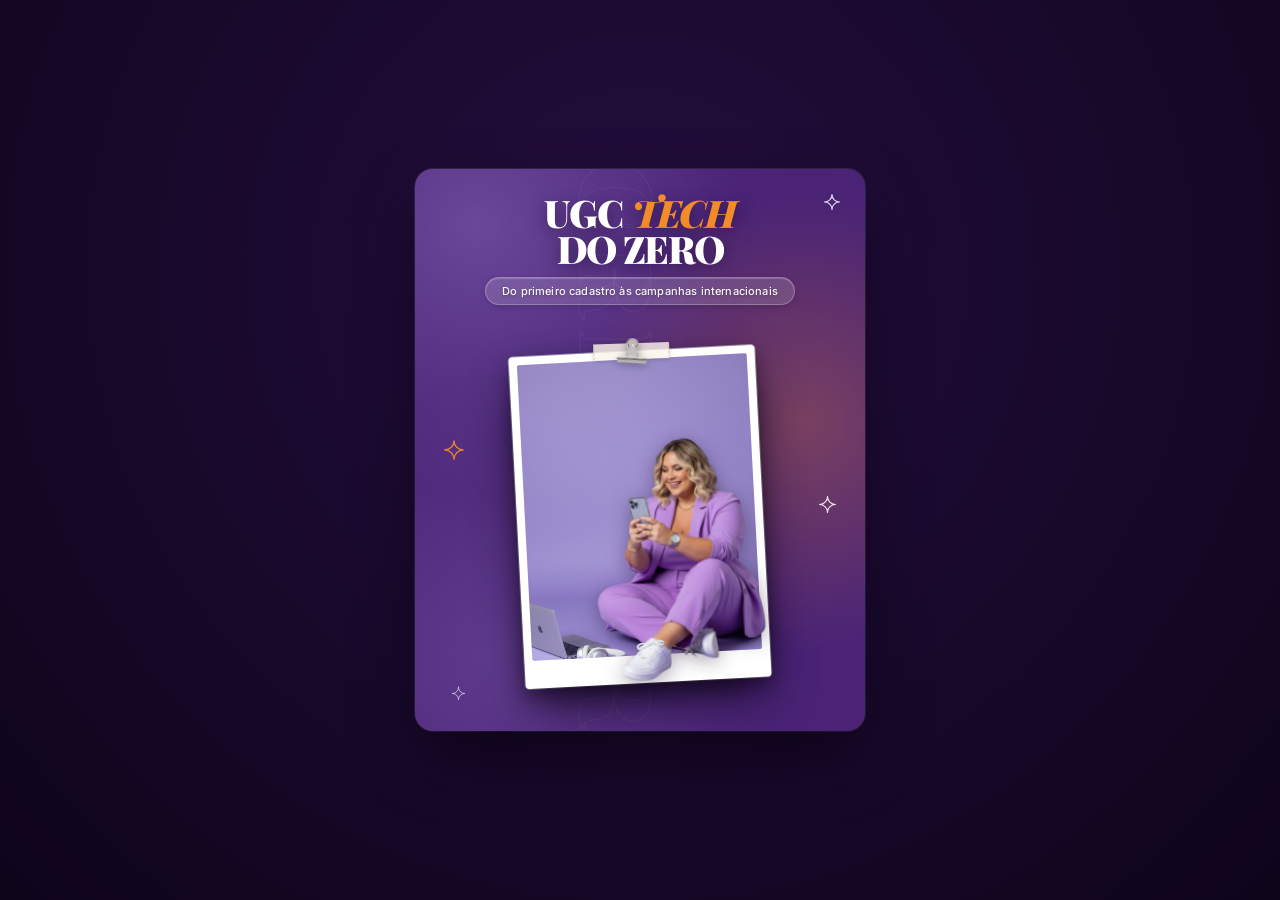
<file: capa.html>
<!DOCTYPE html>
<html lang="pt-BR">
<head>
  <meta charset="UTF-8">
  <meta name="viewport" content="width=device-width, initial-scale=1.0">
  <title>Capa E-book — UGC TECH DO ZERO (Static Print Ready)</title>
  <link rel="preconnect" href="https://fonts.googleapis.com">
  <link rel="preconnect" href="https://fonts.gstatic.com" crossorigin>
  <link href="https://fonts.googleapis.com/css2?family=Inter:wght@400;500;600;700&family=Playfair+Display:ital,wght@0,700;0,900;1,700;1,900&display=swap" rel="stylesheet">
  <style>
    *, *::before, *::after {
      box-sizing: border-box;
      margin: 0;
      padding: 0;
    }

    body {
      min-height: 100vh;
      display: flex;
      align-items: center;
      justify-content: center;
      background: radial-gradient(circle at 50% 30%, #240E3E 0%, #0E041A 100%);
      font-family: 'Inter', sans-serif;
      padding: 30px 20px;
    }

    /* ==========================================================================
       CONTAINER DA CAPA (ESTÁTICO: aspect-ratio 4/5, max-width 450px)
       ========================================================================== */
    .capa-ebook {
      position: relative;
      width: 100%;
      max-width: 450px;
      aspect-ratio: 4 / 5;
      height: auto;
      max-height: 1300px;
      box-sizing: border-box;
      overflow: hidden;
      border-radius: 18px;
      box-shadow: 
        0 30px 70px -15px rgba(10, 2, 20, 0.85),
        0 0 0 1px rgba(255, 255, 255, 0.10);
      display: flex;
      flex-direction: column;
      align-items: center;
      padding: 26px 20px 24px 20px;
      user-select: none;
      /* Fundo Base Roxo com Mesh Gradient Estático */
      background: 
        radial-gradient(circle at 14% 10%, rgba(158, 130, 210, 0.38) 0%, transparent 42%),
        radial-gradient(circle at 86% 45%, rgba(242, 140, 40, 0.28) 0%, transparent 46%),
        radial-gradient(circle at 50% 55%, rgba(242, 140, 40, 0.16) 0%, transparent 38%),
        radial-gradient(circle at 20% 86%, rgba(158, 130, 210, 0.26) 0%, transparent 44%),
        #4A2376;
    }

    /* Textura de ruído removida para otimização de PDF */
    .capa-noise {
      display: none;
    }

    /* Watermark CREATOR gigante ocupando o lado direito do fundo na vertical */
    .capa-watermark {
      position: absolute;
      top: 50%;
      right: -45px;
      transform: translateY(-50%) rotate(90deg);
      transform-origin: center center;
      font-family: 'Playfair Display', Georgia, serif;
      font-weight: 900;
      font-size: 100px;
      line-height: 1;
      letter-spacing: 0.12em;
      color: transparent;
      -webkit-text-stroke: 1px #FFFFFF;
      opacity: 0.05;
      white-space: nowrap;
      pointer-events: none;
      z-index: 1;
      user-select: none;
    }

    /* ==========================================================================
       2. TIPOGRAFIA EDITORIAL
       ========================================================================== */
    .capa-header {
      position: relative;
      z-index: 4;
      display: flex;
      flex-direction: column;
      align-items: center;
      text-align: center;
      width: 100%;
      margin-bottom: 22px; /* distanciamento aumentado entre subtítulo e polaroid */
      flex-shrink: 0;
    }

    .capa-titulo {
      font-family: 'Playfair Display', Georgia, serif;
      font-weight: 900;
      color: #FFFFFF;
      text-transform: uppercase;
      letter-spacing: -0.035em;
      line-height: 0.95;
      font-size: clamp(30px, 8vw, 38px);
      text-shadow: 0 4px 16px rgba(22, 6, 38, 0.55);
    }

    .capa-titulo .palavra-tech {
      color: #F28C28;
      font-style: italic;
      font-weight: 900;
      margin-left: 3px;
    }

    /* Cápsula estática leve para PDF */
    .capa-pill {
      margin-top: 10px;
      padding: 6px 16px;
      background: rgba(255, 255, 255, 0.14);
      border: 1px solid rgba(255, 255, 255, 0.25);
      border-radius: 9999px;
      box-shadow: 
        0 2px 6px rgba(0, 0, 0, 0.15),
        inset 0 1px 1px rgba(255, 255, 255, 0.22);
      display: inline-flex;
      align-items: center;
      justify-content: center;
      max-width: 92%;
    }

    .capa-subtitulo {
      font-family: 'Inter', sans-serif;
      font-size: clamp(9.5px, 2.4vw, 11px);
      font-weight: 500;
      letter-spacing: 0.015em;
      color: rgba(255, 255, 255, 0.95);
      white-space: nowrap;
      text-shadow: 0 1px 3px rgba(0, 0, 0, 0.3);
    }

    /* ==========================================================================
       3. POLAROID ESTÁTICA COM 3D POP-OUT REALISTA (80% DO TAMANHO ANTERIOR)
       ========================================================================== */
    .capa-palco {
      position: relative;
      z-index: 3;
      flex: 1;
      width: 100%;
      display: flex;
      align-items: center;
      justify-content: center;
    }

    .polaroid-static-wrapper {
      position: relative;
      display: flex;
      justify-content: center;
    }

    /* Moldura da Polaroid ampliada com destaque editorial */
    .polaroid-card {
      position: relative;
      width: clamp(220px, 56vw, 246px);
      background-color: #FFFFFF;
      padding: 8px 8px 28px 8px;
      border-radius: 4px;
      box-shadow: 
        0 24px 50px -10px rgba(10, 2, 20, 0.88),
        0 8px 18px rgba(0, 0, 0, 0.42),
        0 0 0 1px rgba(255, 255, 255, 0.5);
      transform: rotate(-3deg);
    }

    /* Washi tape translúcida decorativa no topo */
    .polaroid-washi {
      position: absolute;
      top: -8px;
      left: 50%;
      transform: translateX(-50%) rotate(1deg);
      width: 76px;
      height: 16px;
      background: rgba(250, 244, 235, 0.82);
      border-left: 1px dashed rgba(190, 175, 160, 0.5);
      border-right: 1px dashed rgba(190, 175, 160, 0.5);
      box-shadow: 0 1px 4px rgba(18, 4, 30, 0.18);
      z-index: 9;
      pointer-events: none;
    }

    /* Clip metálico prata (silver bulldog clip) */
    .polaroid-clip {
      position: absolute;
      top: -14px;
      left: 50%;
      transform: translateX(-50%);
      width: 32px;
      height: auto;
      z-index: 10;
      filter: drop-shadow(0 2px 4px rgba(0, 0, 0, 0.35));
      pointer-events: none;
    }

    /* Camada Base: com overflow: hidden */
    .polaroid-base-frame {
      position: relative;
      width: 100%;
      aspect-ratio: 7 / 9;
      background-color: #EDE8F3;
      overflow: hidden;
      border-radius: 2px;
    }

    .polaroid-img-base {
      width: 100%;
      height: 100%;
      object-fit: cover;
      display: block;
      transform: scale(1.18) translateY(-2%);
      transform-origin: center top;
    }

    /* Camada 3D Pop-out: overflow visível que ultrapassa a borda branca */
    .polaroid-popout-frame {
      position: absolute;
      top: 8px;
      left: 8px;
      right: 8px;
      bottom: 28px;
      pointer-events: none;
      z-index: 6;
    }

    .polaroid-img-popout {
      width: 100%;
      height: 100%;
      object-fit: cover;
      display: block;
      transform: scale(1.18) translateY(-2%);
      transform-origin: center top;
      filter: drop-shadow(0 4px 8px rgba(16, 3, 30, 0.35));
    }

    /* ==========================================================================
       4. SPARKLES ESTÁTICOS NAS LATERAIS
       ========================================================================== */
    .sparkle {
      position: absolute;
      pointer-events: none;
      z-index: 5;
    }

    .sparkle-svg {
      display: block;
      width: 100%;
      height: 100%;
    }

    .sparkle--1 {
      top: 24px;
      right: 24px;
      width: 18px;
      height: 18px;
      opacity: 0.85;
    }

    .sparkle--2 {
      top: 48%;
      left: 28px;
      width: 22px;
      height: 22px;
      opacity: 0.9;
    }

    .sparkle--3 {
      top: 58%;
      right: 28px;
      width: 19px;
      height: 19px;
      opacity: 0.85;
    }

    .sparkle--4 {
      bottom: 30px;
      left: 36px;
      width: 15px;
      height: 15px;
      opacity: 0.75;
    }
  </style>
</head>
<body>

  <!-- CONTAINER ÚNICO RESPONSIVO (aspect-ratio 4/5, max-width 450px) -->
  <div class="capa-ebook">
    <!-- Textura granulada estática forçada (noise/grain a 15%) -->
    <div class="capa-noise" aria-hidden="true"></div>

    <!-- Watermark CREATOR gigante ocupando o lado direito do fundo na vertical -->
    <div class="capa-watermark" aria-hidden="true">CREATOR</div>

    <!-- 4 Sparkles estéticos em outline fino reposicionados nas laterais -->
    <div class="sparkle sparkle--1" aria-hidden="true">
      <svg class="sparkle-svg" viewBox="0 0 24 24" fill="none" stroke="#FFFFFF" stroke-width="1.5" stroke-linecap="round" stroke-linejoin="round">
        <path d="M12 2 C12 7.5 16.5 12 22 12 C16.5 12 12 16.5 12 22 C12 16.5 7.5 12 2 12 C7.5 12 12 7.5 12 2 Z"/>
      </svg>
    </div>
    <div class="sparkle sparkle--2" aria-hidden="true">
      <svg class="sparkle-svg" viewBox="0 0 24 24" fill="none" stroke="#F28C28" stroke-width="1.5" stroke-linecap="round" stroke-linejoin="round">
        <path d="M12 2 C12 7.5 16.5 12 22 12 C16.5 12 12 16.5 12 22 C12 16.5 7.5 12 2 12 C7.5 12 12 7.5 12 2 Z"/>
      </svg>
    </div>
    <div class="sparkle sparkle--3" aria-hidden="true">
      <svg class="sparkle-svg" viewBox="0 0 24 24" fill="none" stroke="#FFFFFF" stroke-width="1.5" stroke-linecap="round" stroke-linejoin="round">
        <path d="M12 2 C12 7.5 16.5 12 22 12 C16.5 12 12 16.5 12 22 C12 16.5 7.5 12 2 12 C7.5 12 12 7.5 12 2 Z"/>
      </svg>
    </div>
    <div class="sparkle sparkle--4" aria-hidden="true">
      <svg class="sparkle-svg" viewBox="0 0 24 24" fill="none" stroke="#FAF6F1" stroke-width="1.5" stroke-linecap="round" stroke-linejoin="round">
        <path d="M12 2 C12 7.5 16.5 12 22 12 C16.5 12 12 16.5 12 22 C12 16.5 7.5 12 2 12 C7.5 12 12 7.5 12 2 Z"/>
      </svg>
    </div>

    <!-- 2. Tipografia Editorial (Topo) -->
    <header class="capa-header">
      <h1 class="capa-titulo">
        UGC <span class="palavra-tech">TECH</span><br>
        DO ZERO
      </h1>

      <div class="capa-pill">
        <span class="capa-subtitulo">Do primeiro cadastro às campanhas internacionais</span>
      </div>
    </header>

    <!-- 3. Polaroid e Efeito 3D Pop-out Estático (80% tamanho) -->
    <div class="capa-palco">
      <div class="polaroid-static-wrapper">
        <div class="polaroid-card">
          <!-- Washi tape translúcida decorativa -->
          <div class="polaroid-washi" aria-hidden="true"></div>

          <!-- Clip metálico prateado minimalista -->
          <img src="assets/stickers/recortes/silver-bulldog-clip.png" class="polaroid-clip" alt="" aria-hidden="true">

          <!-- Camada Base: com overflow: hidden -->
          <div class="polaroid-base-frame">
            <img src="assets/fotos/foto-autora-terninho-notebook.png" alt="Luana — Autora" class="polaroid-img-base">
          </div>

          <!-- Camada 3D Pop-out: overflow visível que ultrapassa a moldura branca -->
          <div class="polaroid-popout-frame">
            <img src="assets/fotos/foto-autora-semfundo.png" alt="" aria-hidden="true" class="polaroid-img-popout">
          </div>
        </div>
      </div>
    </div>
  </div>

</body>
</html>
</file>
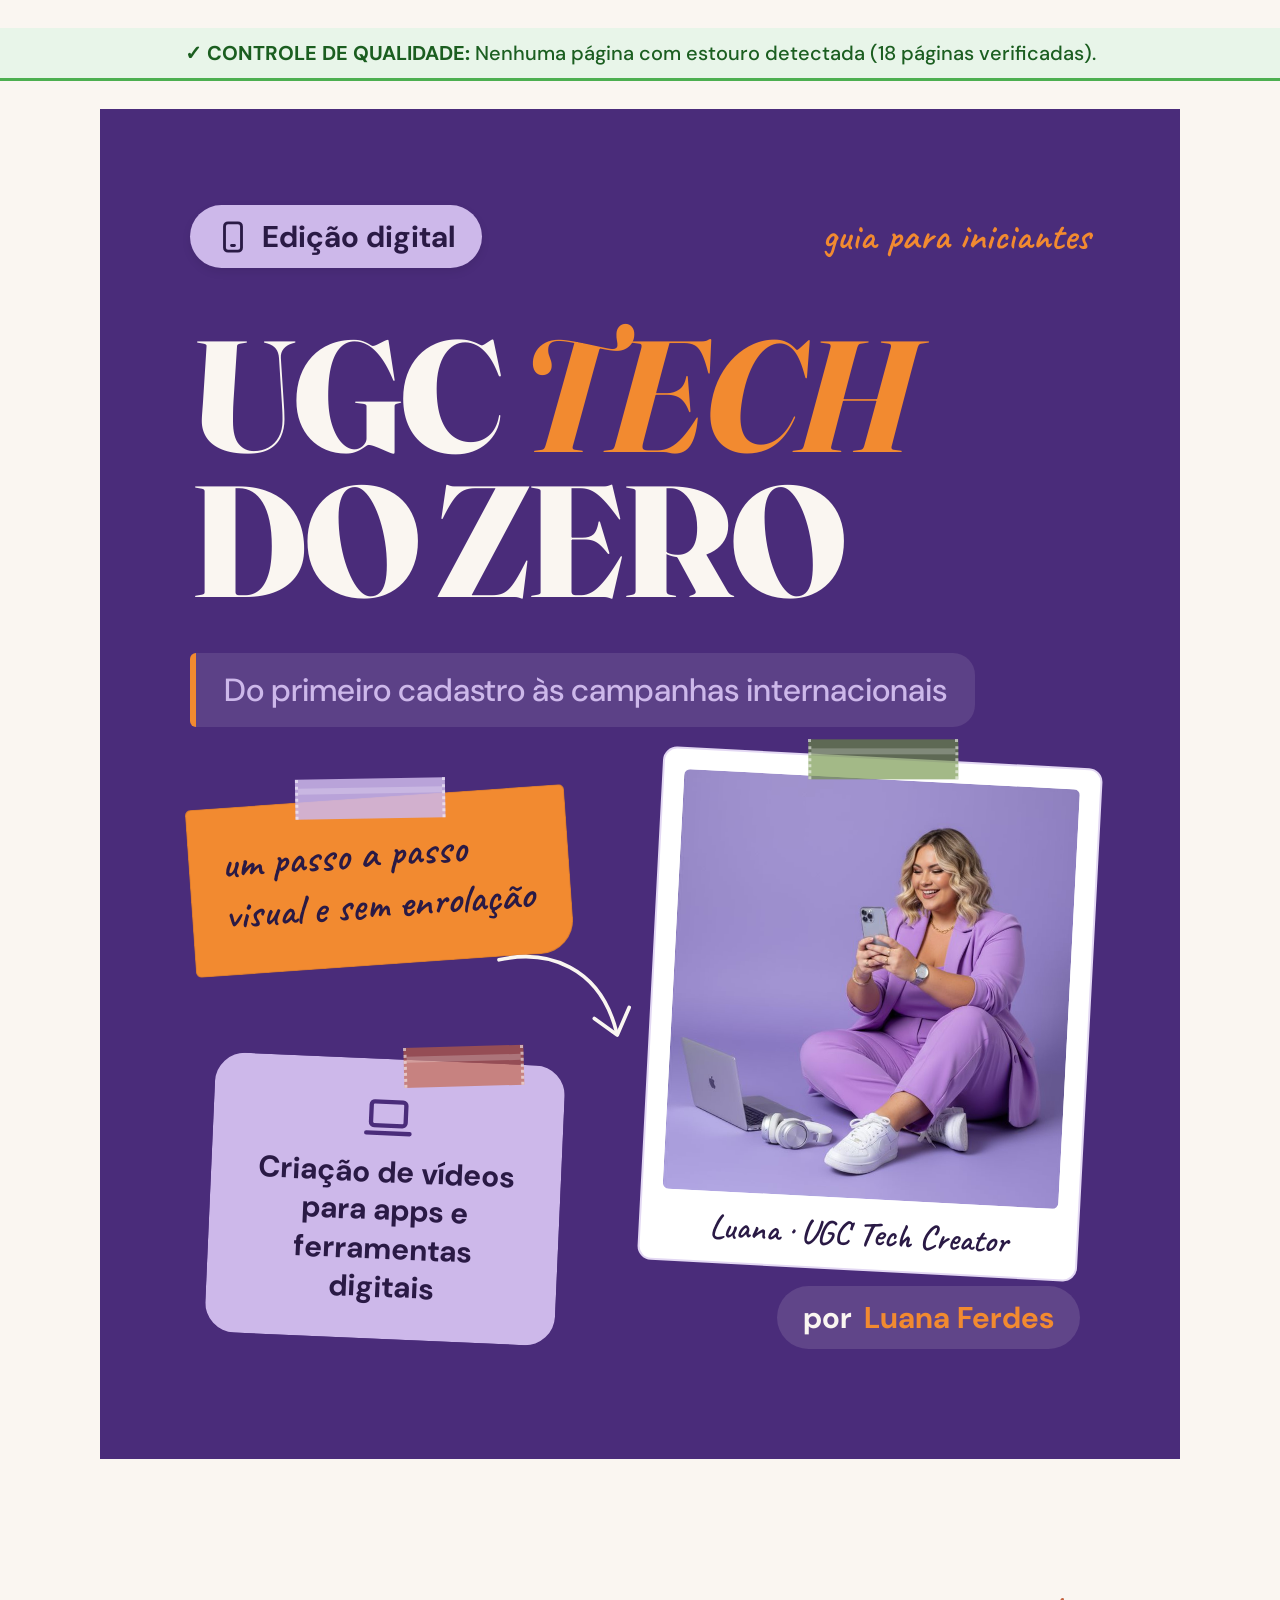
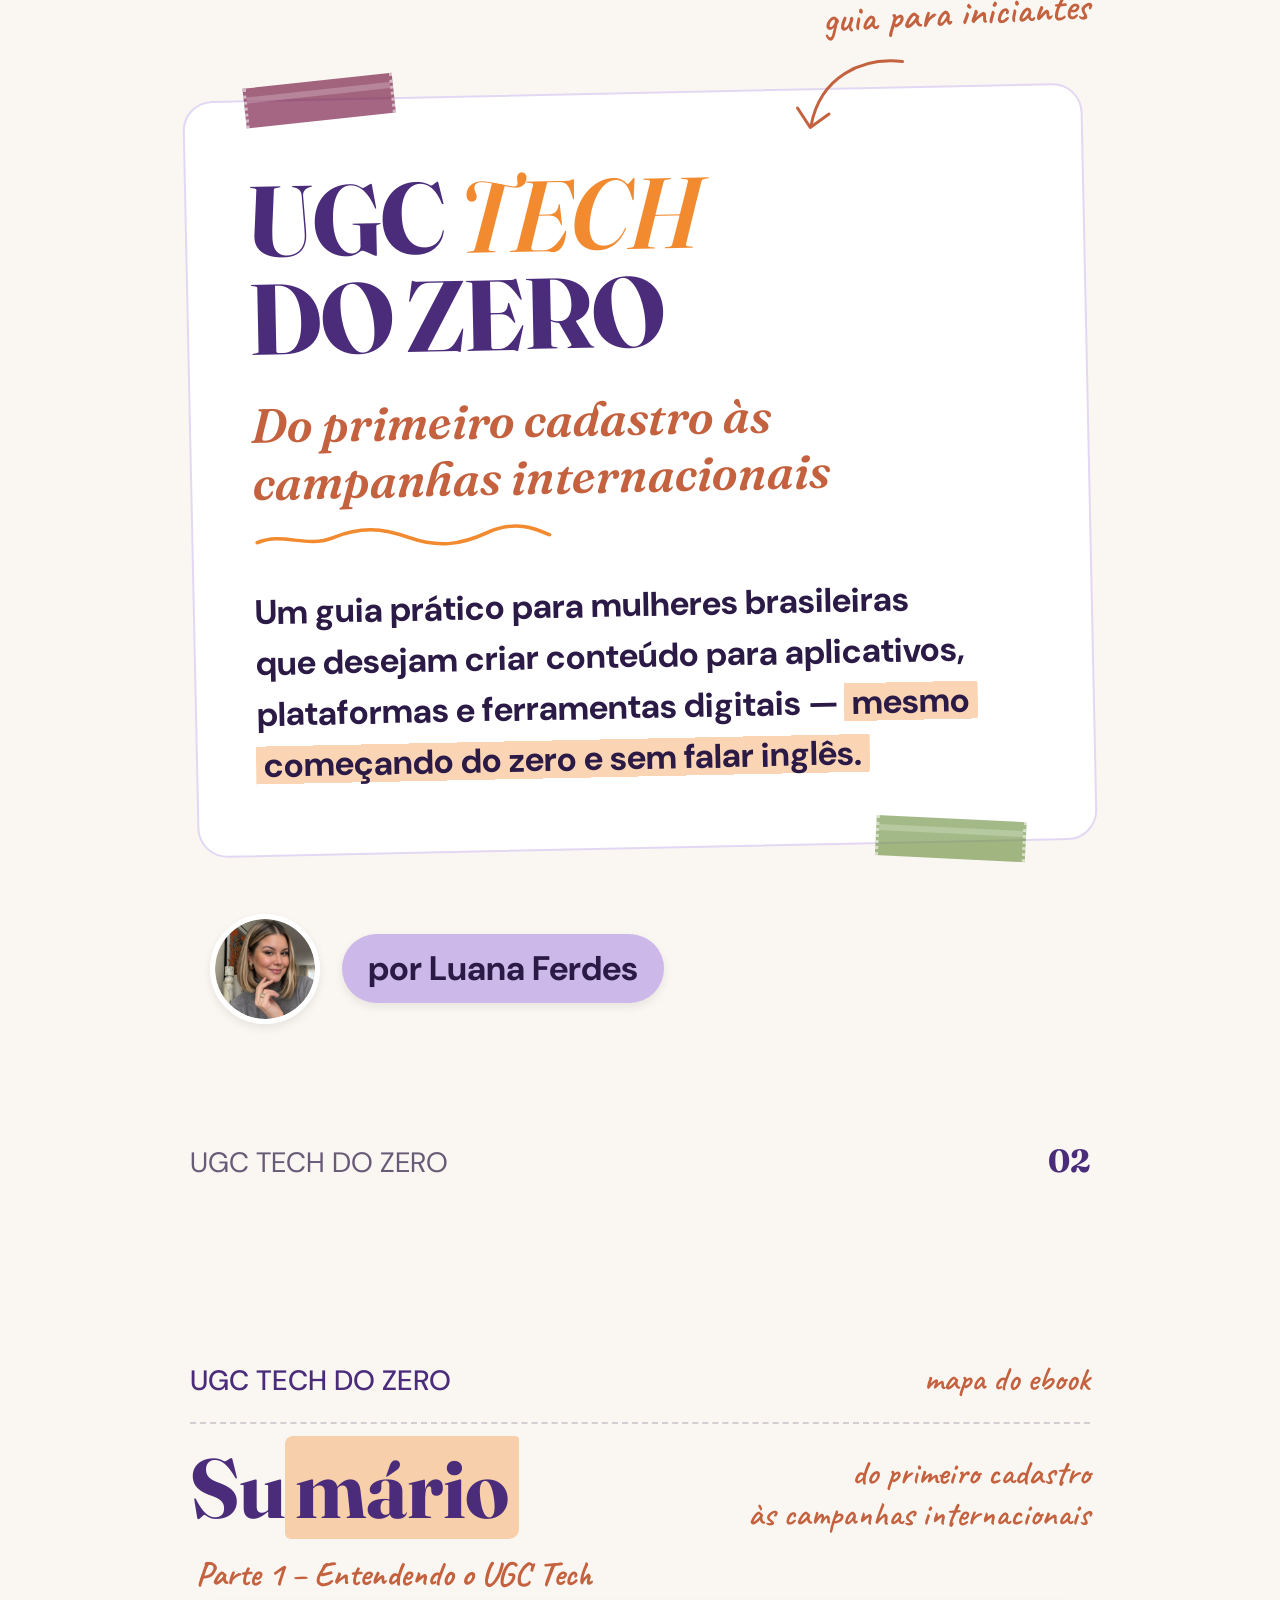
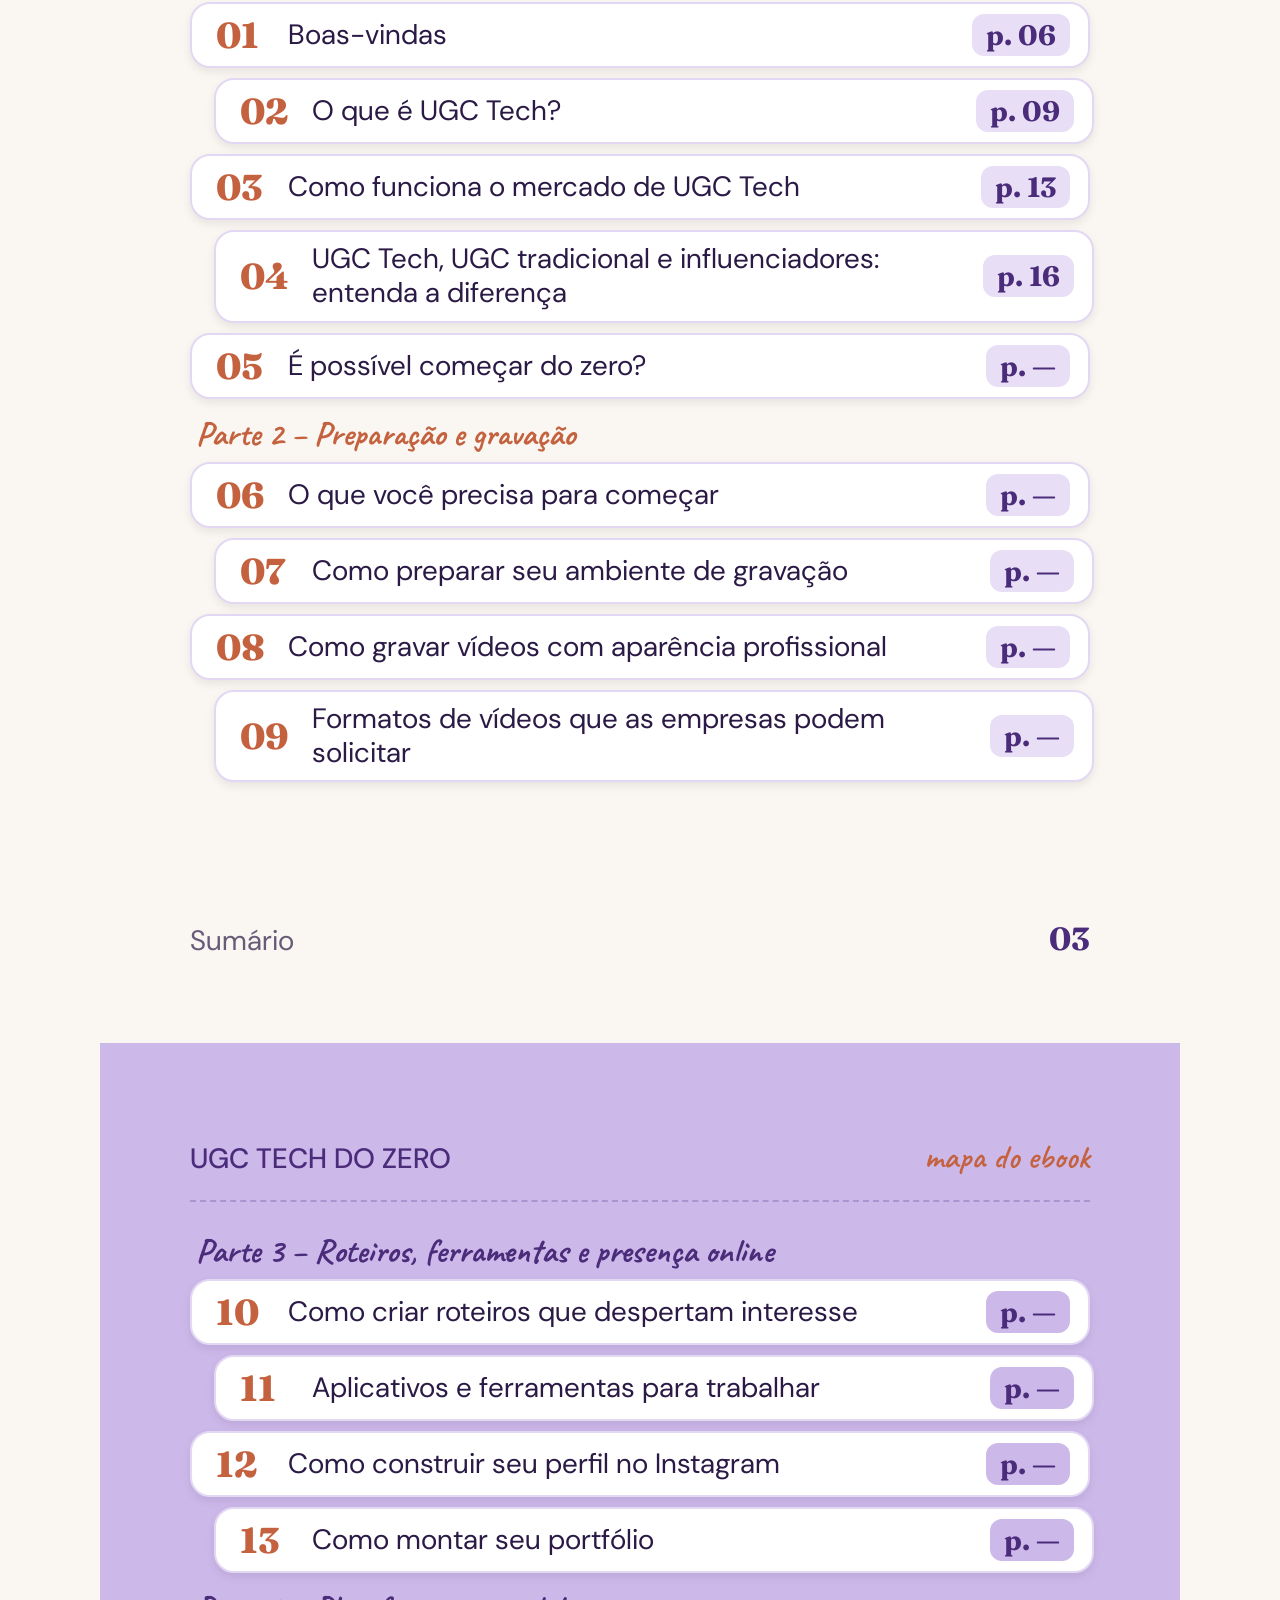
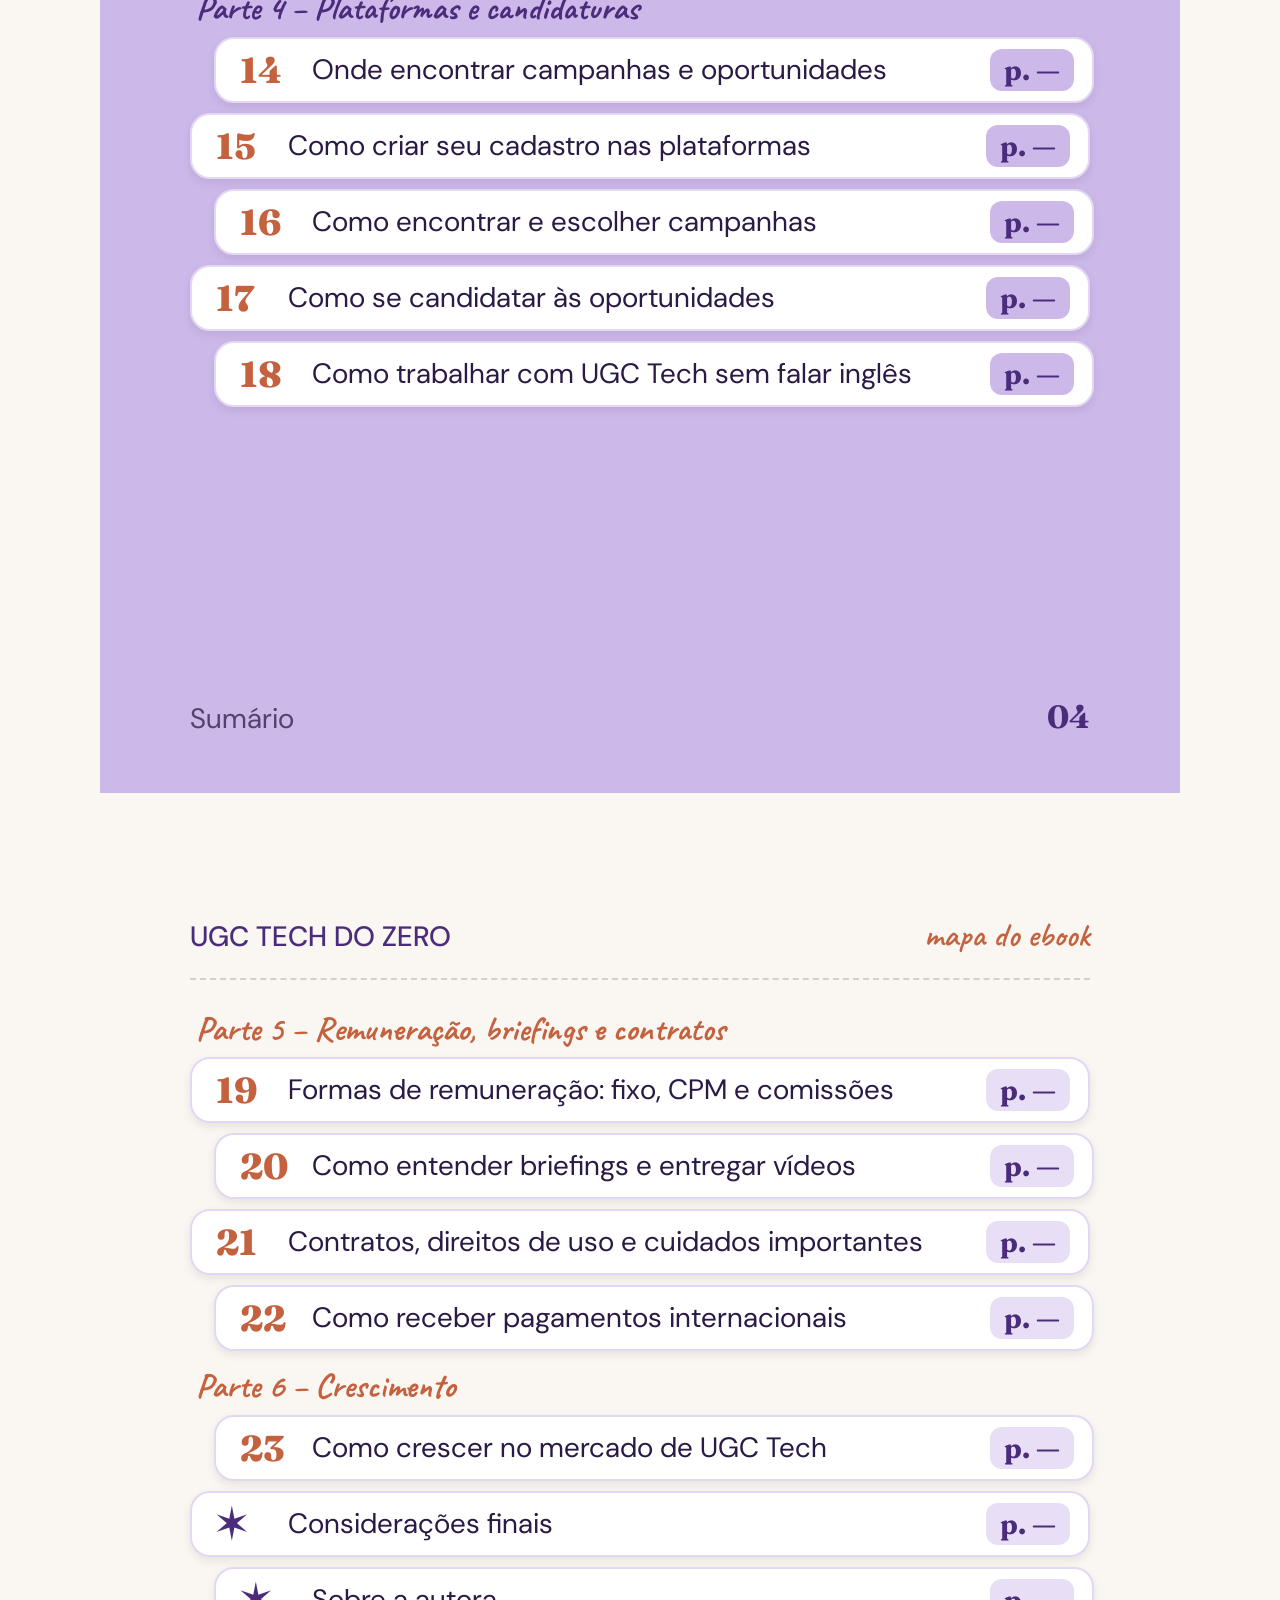
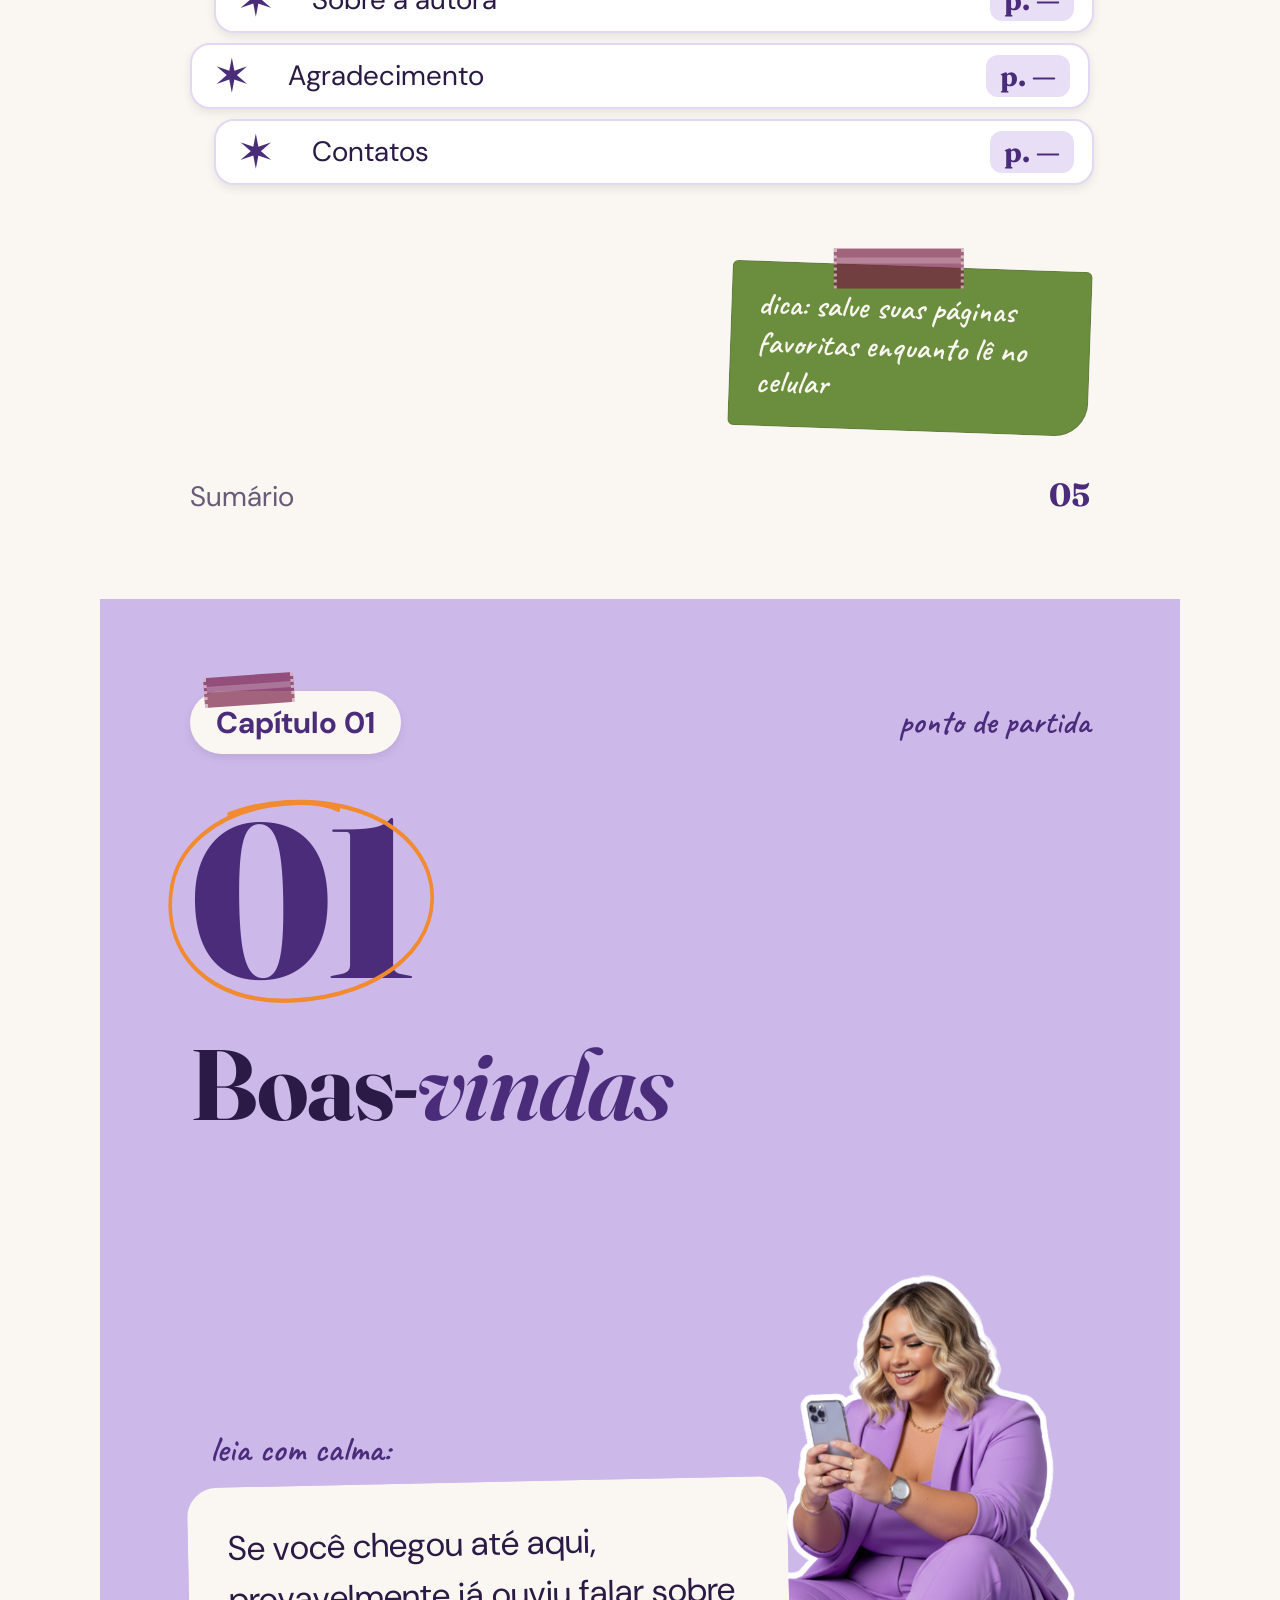
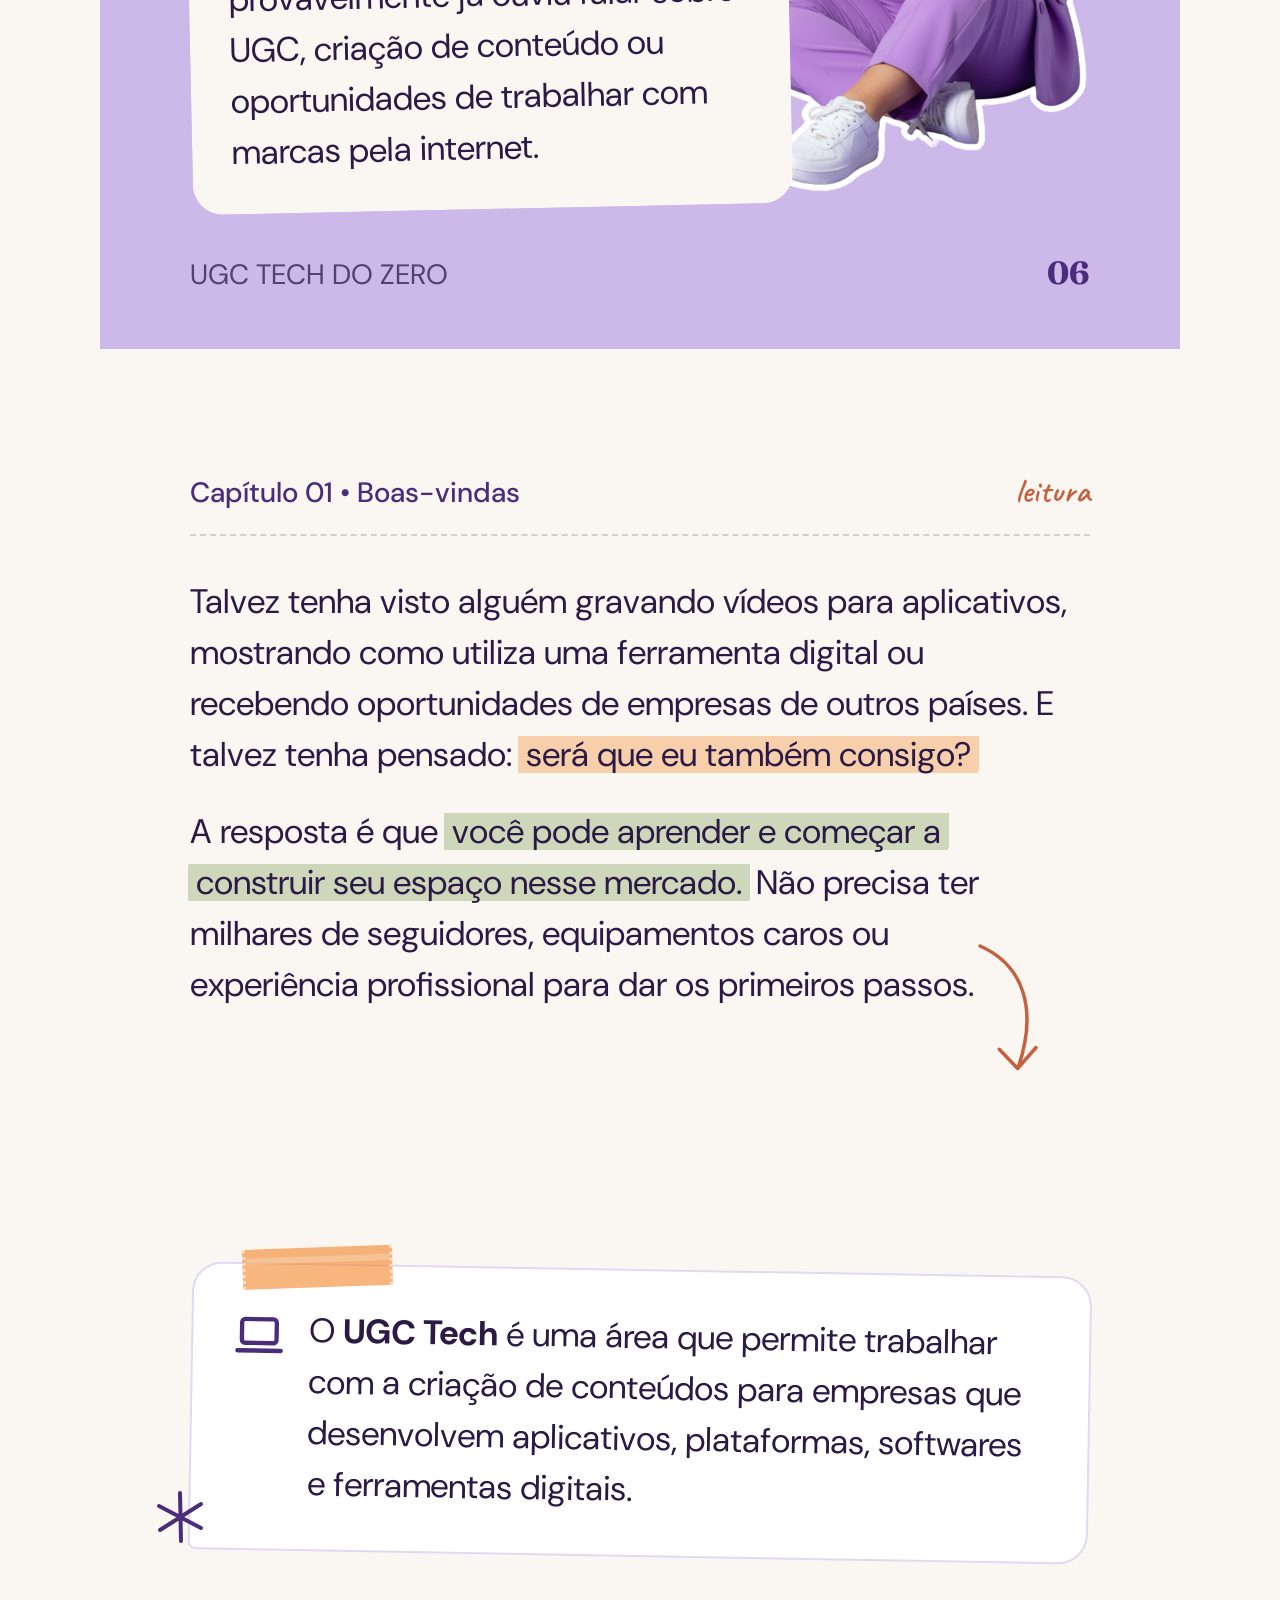
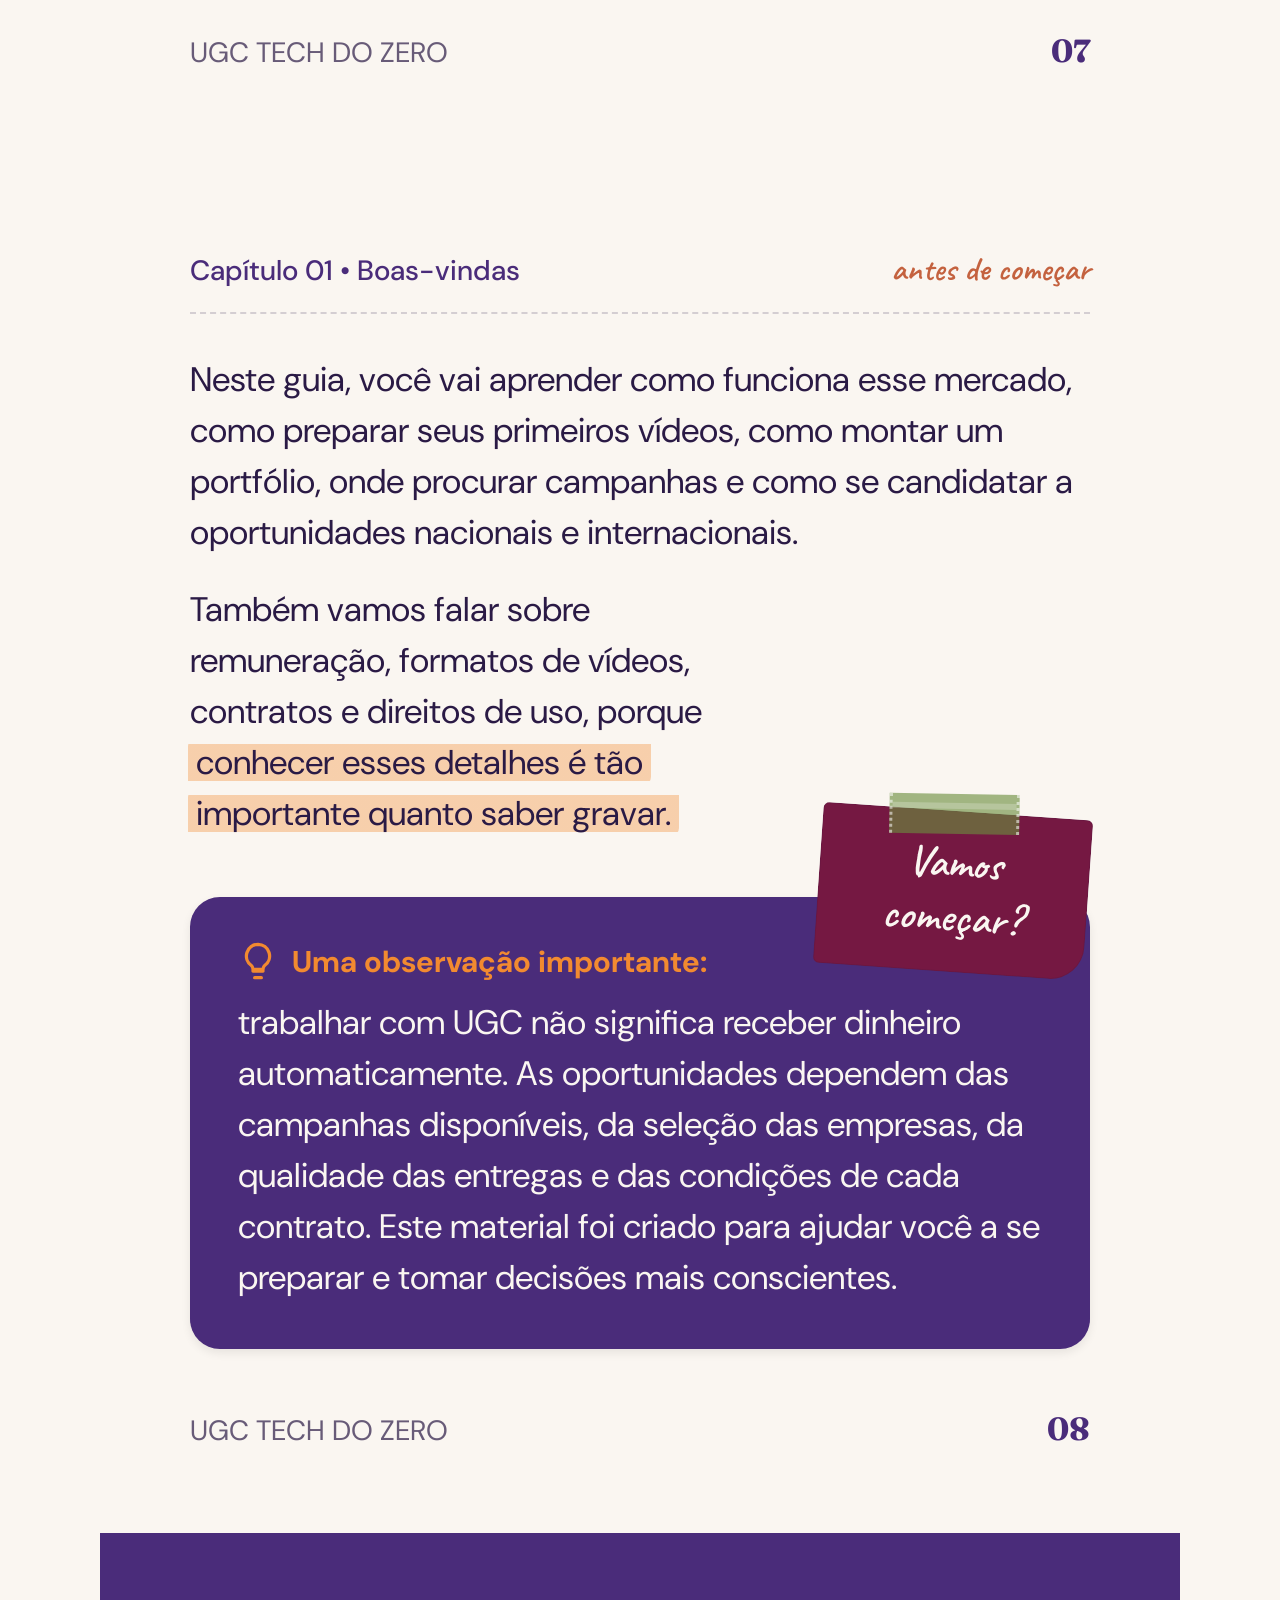
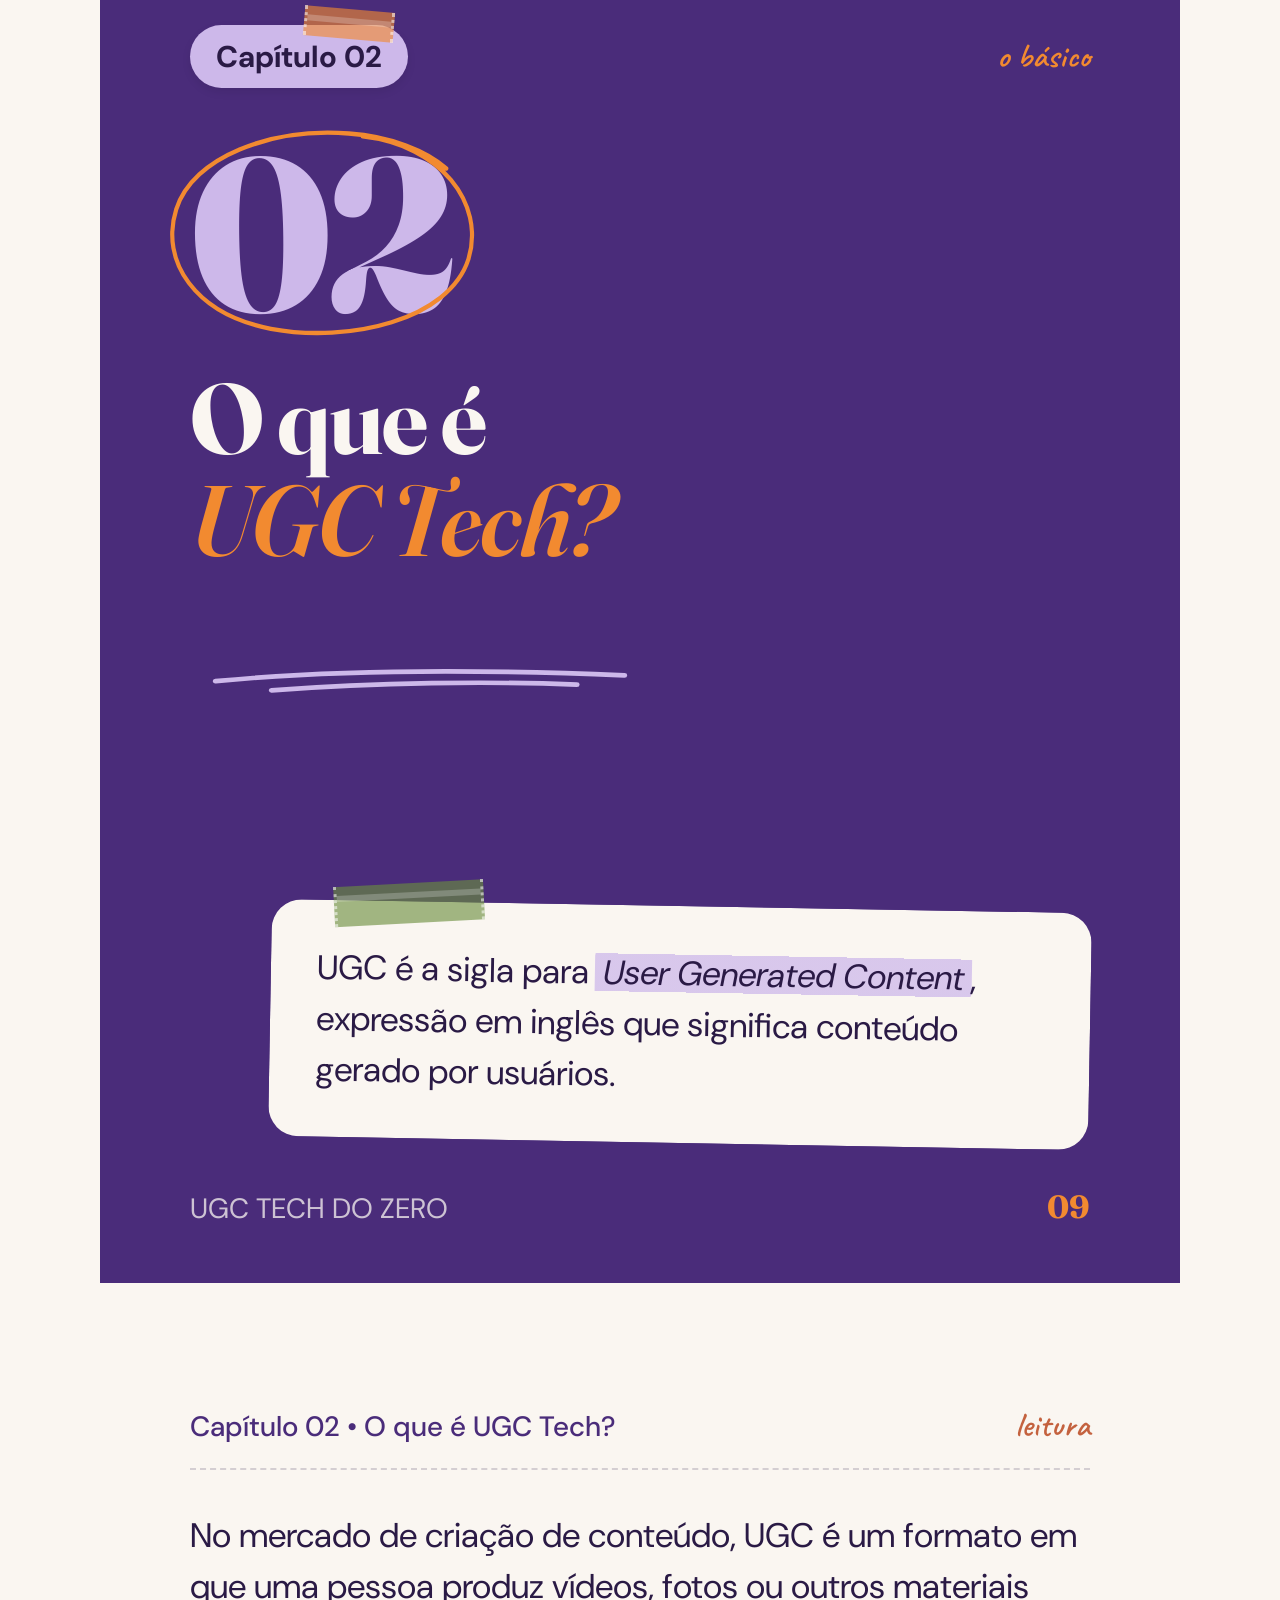
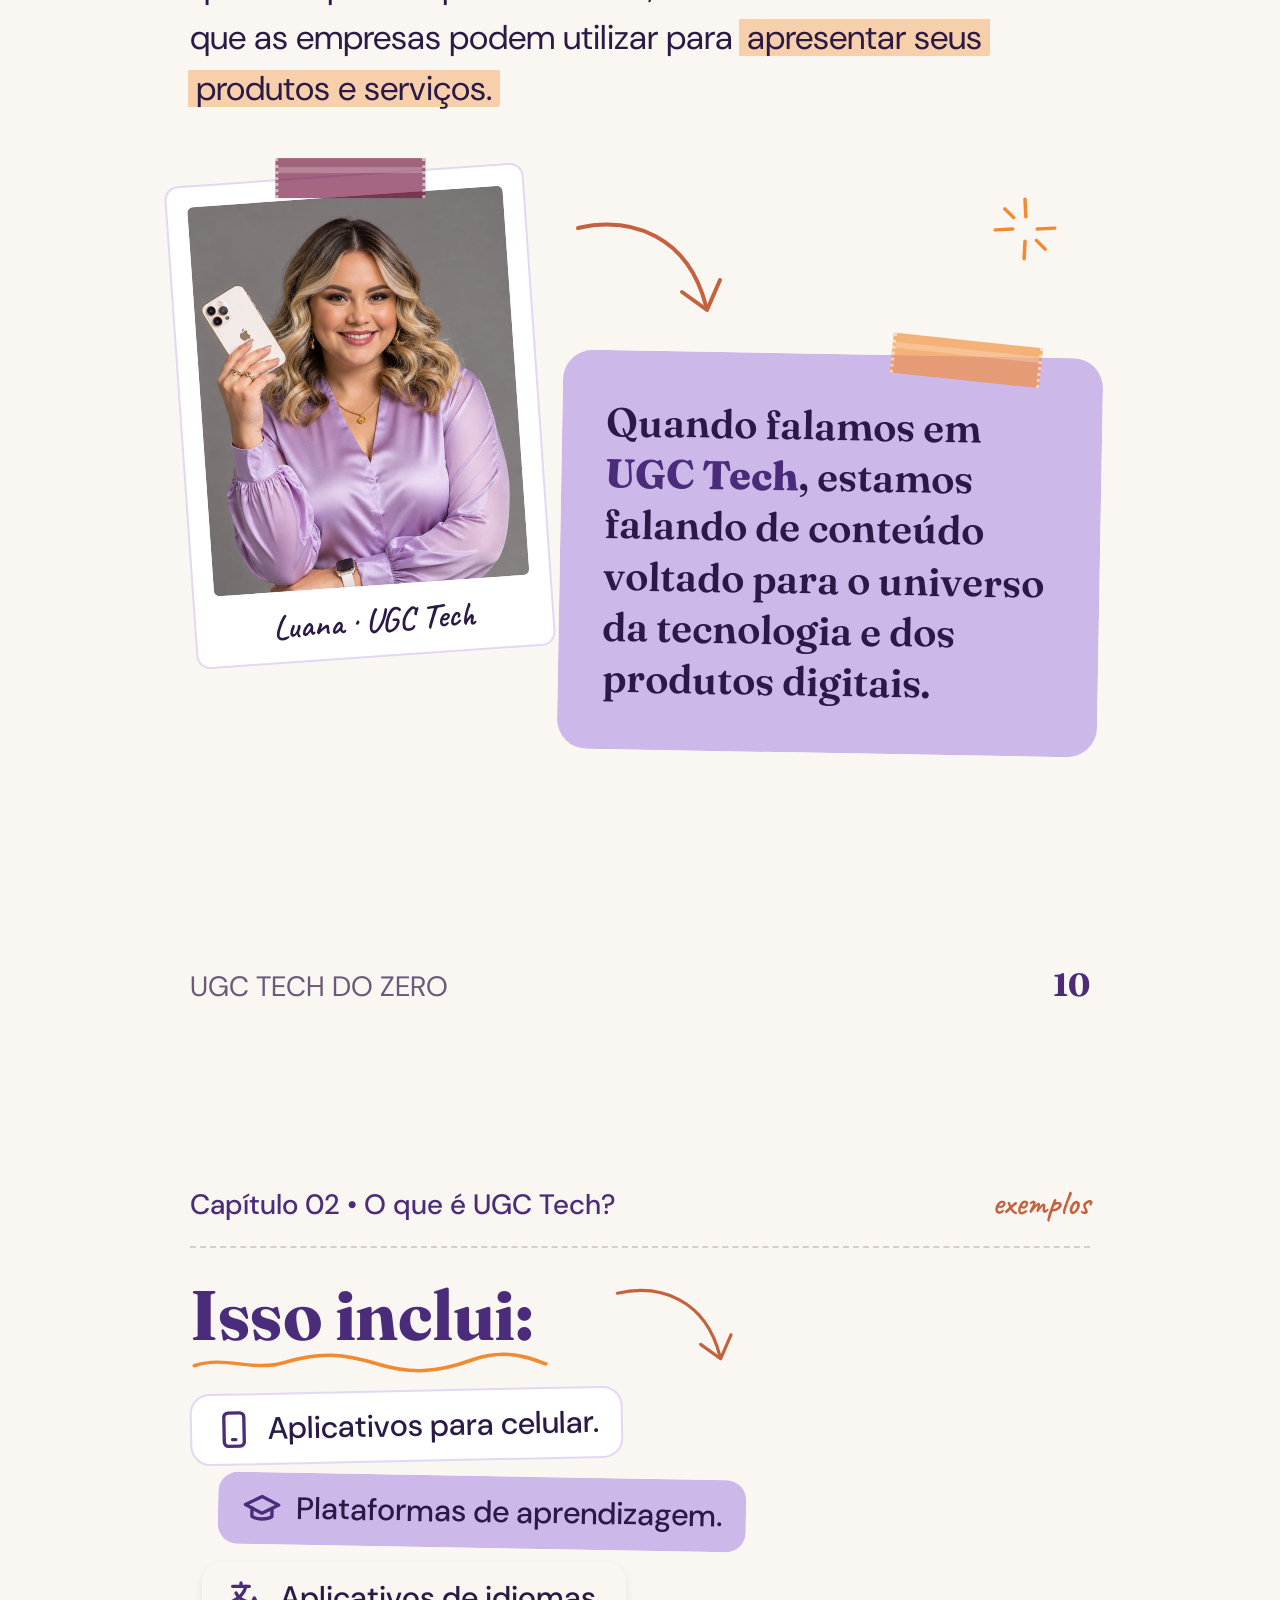
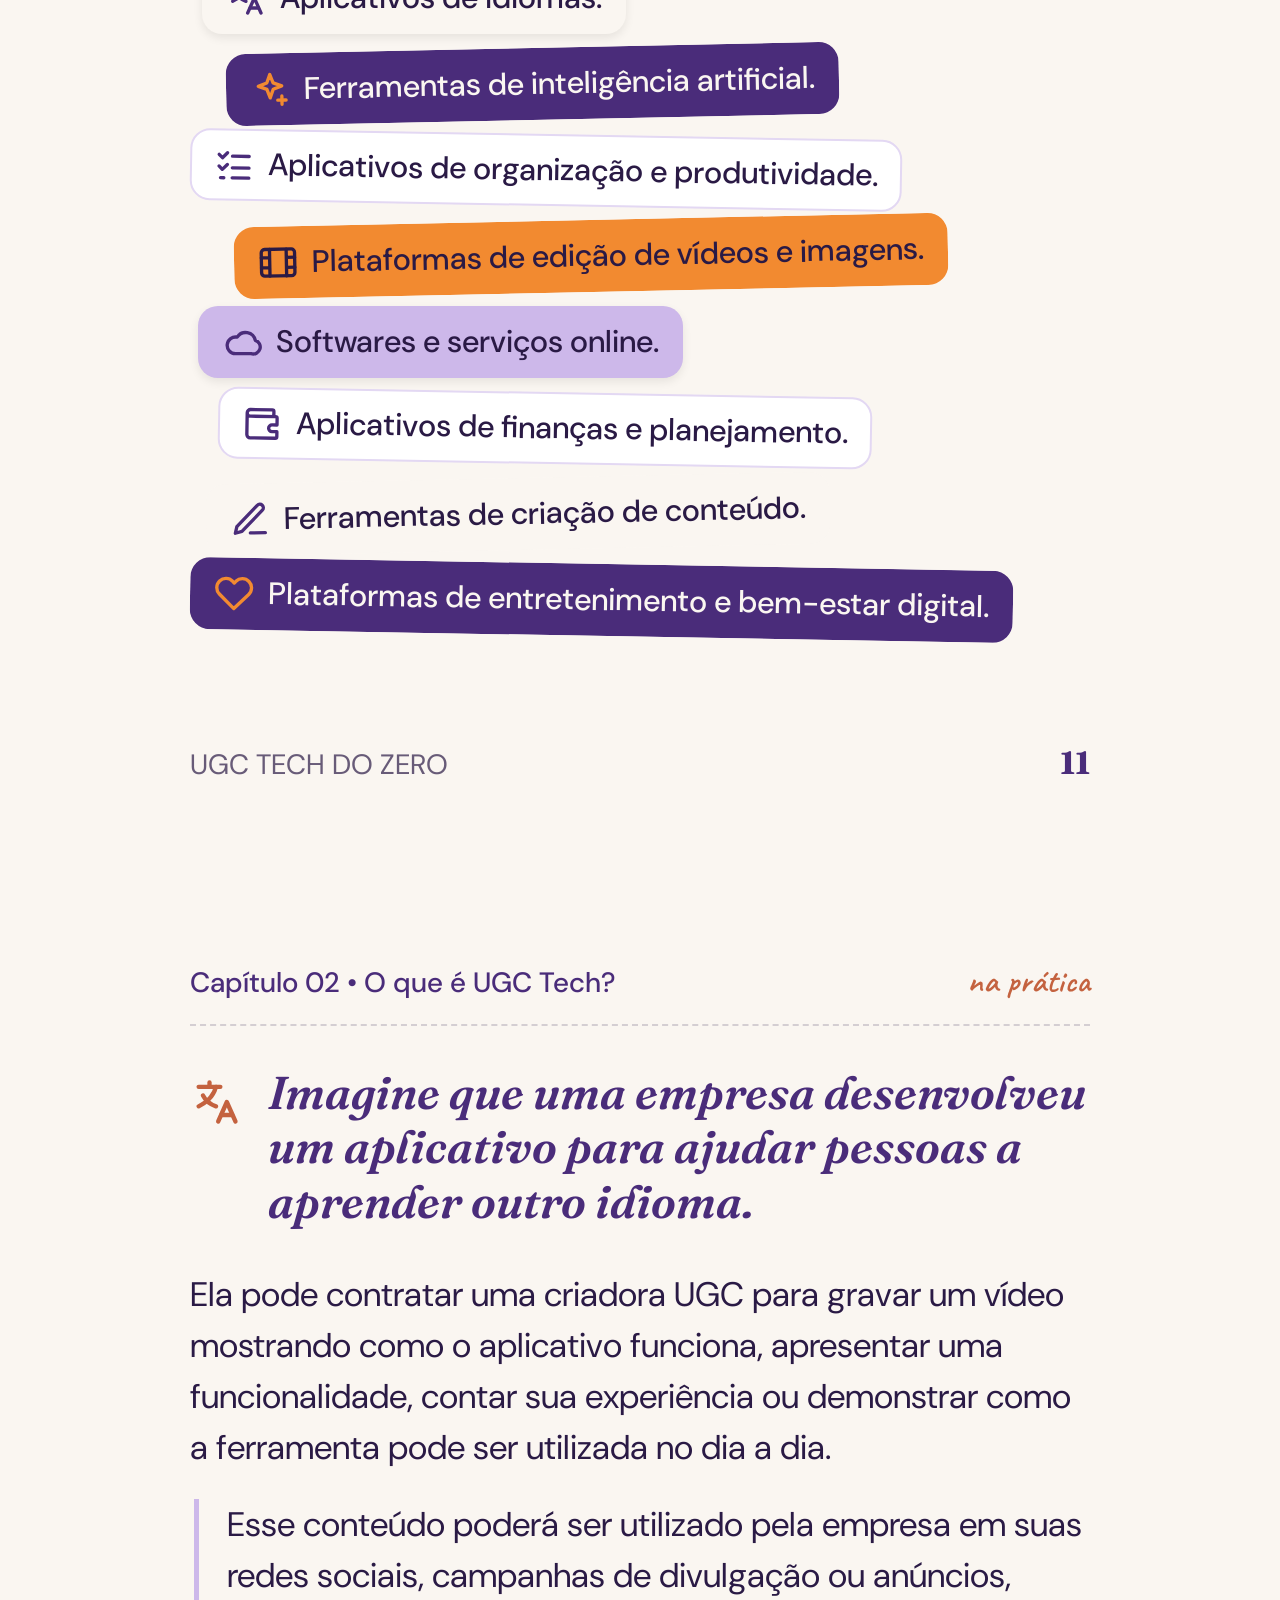
<file: ebook-v2.html>
<!DOCTYPE html>
<html lang="pt-BR">

<head>
  <meta charset="UTF-8">
  <meta name="viewport" content="width=device-width, initial-scale=1.0">
  <title>UGC TECH DO ZERO — Nova diagramação (Lote 1)</title>
  <link rel="preconnect" href="https://fonts.googleapis.com">
  <link rel="preconnect" href="https://fonts.gstatic.com" crossorigin>
  <link
    href="https://fonts.googleapis.com/css2?family=Caveat:wght@500;600;700&family=DM+Sans:ital,wght@0,400;0,500;0,700;1,400&family=Fraunces:ital,opsz,wght@0,9..144,600;0,9..144,700;0,9..144,800;1,9..144,600;1,9..144,700&display=swap"
    rel="stylesheet">
  <link rel="stylesheet" href="styles-v2.css">
</head>

<body>

  <!-- ======================================================================
       BIBLIOTECA DE RABISCOS E ÍCONES (SVG reutilizável)
       ====================================================================== -->
  <svg width="0" height="0" style="position:absolute" aria-hidden="true">
    <defs>
      <!-- Rabiscos desenhados à mão -->
      <symbol id="r-circulo" viewBox="0 0 240 160" preserveAspectRatio="none">
        <path
          d="M62 22 C120 4, 205 14, 226 62 C244 108, 190 148, 112 150 C46 152, 8 118, 14 76 C18 44, 52 22, 96 16 C120 13, 140 14, 152 19" />
      </symbol>
      <symbol id="r-circulo2" viewBox="0 0 240 160" preserveAspectRatio="none">
        <path
          d="M150 14 C206 20, 238 60, 226 98 C212 140, 140 156, 84 146 C30 136, 4 100, 16 64 C28 28, 84 8, 140 12 C170 14, 196 24, 210 36" />
      </symbol>
      <symbol id="r-seta1" viewBox="0 0 160 120">
        <path d="M8 14 C62 2, 118 22, 136 92" />
        <path d="M112 78 L137 96 L150 66" />
      </symbol>
      <symbol id="r-seta2" viewBox="0 0 160 120">
        <path d="M150 10 C96 4, 40 30, 28 96" />
        <path d="M10 72 L27 98 L52 80" />
      </symbol>
      <symbol id="r-seta3" viewBox="0 0 220 90">
        <path d="M6 70 C50 20, 130 6, 200 34" />
        <path d="M176 14 L202 35 L172 50" />
      </symbol>
      <symbol id="r-seta4" viewBox="0 0 120 160">
        <path d="M20 8 C70 30, 86 80, 64 146" />
        <path d="M42 126 L63 148 L84 124" />
      </symbol>
      <symbol id="r-onda" viewBox="0 0 300 30" preserveAspectRatio="none">
        <path d="M4 18 C30 6, 52 26, 80 14 S128 4, 156 16 S206 26, 234 12 S282 8, 296 16" />
      </symbol>
      <symbol id="r-sub" viewBox="0 0 300 26" preserveAspectRatio="none">
        <path d="M4 14 C80 5, 180 3, 296 9" />
        <path d="M44 22 C120 15, 200 14, 262 17" />
      </symbol>
      <symbol id="r-ast" viewBox="0 0 60 60">
        <path d="M30 6 L31 54 M9 19 L51 41 M51 17 L10 43" />
      </symbol>
      <symbol id="r-brilho" viewBox="0 0 80 80">
        <path d="M40 6 L41 26 M40 54 L39 74 M6 41 L26 40 M54 40 L74 39 M17 17 L27 27 M53 53 L63 63" />
      </symbol>
      <symbol id="r-seta-item" viewBox="0 0 40 40">
        <path d="M4 22 C14 17, 24 18, 33 20" />
        <path d="M23 10 L34 20 L23 30" />
      </symbol>
      <symbol id="r-check" viewBox="0 0 40 40">
        <path d="M6 21 L16 31 L35 7" />
      </symbol>
      <symbol id="r-linhas" viewBox="0 0 80 60">
        <path d="M6 48 L30 30 M18 56 L52 26 M40 56 L70 34" />
      </symbol>

      <!-- Ícones de traço -->
      <symbol id="i-celular" viewBox="0 0 24 24">
        <rect x="6" y="2" width="12" height="20" rx="2.5" />
        <path d="M11 18h2" />
      </symbol>
      <symbol id="i-notebook" viewBox="0 0 24 24">
        <rect x="4" y="5" width="16" height="11" rx="1.5" />
        <path d="M2 19.5h20" />
      </symbol>
      <symbol id="i-livro" viewBox="0 0 24 24">
        <path d="M4 19.5A2.5 2.5 0 0 1 6.5 17H20V3H6.5A2.5 2.5 0 0 0 4 5.5z" />
        <path d="M4 19.5A2.5 2.5 0 0 0 6.5 22H20v-5" />
      </symbol>
      <symbol id="i-lampada" viewBox="0 0 24 24">
        <path d="M9 18h6" />
        <path d="M10 22h4" />
        <path d="M12 2a7 7 0 0 0-4 12.7c.6.5 1 1.3 1 2.3h6c0-1 .4-1.8 1-2.3A7 7 0 0 0 12 2z" />
      </symbol>
      <symbol id="i-capelo" viewBox="0 0 24 24">
        <path d="M22 10 12 5 2 10l10 5 10-5z" />
        <path d="M6 12v5c3 2 9 2 12 0v-5" />
      </symbol>
      <symbol id="i-idioma" viewBox="0 0 24 24">
        <path d="M4 5h10" />
        <path d="M9 3v2" />
        <path d="M12 5c-1 4-4 7-8 9" />
        <path d="M6 9c1 2 3 4 6 5" />
        <path d="M13 21l4-9 4 9" />
        <path d="M14.5 18h5" />
      </symbol>
      <symbol id="i-brilho" viewBox="0 0 24 24">
        <path d="M12 3l1.9 5.1L19 10l-5.1 1.9L12 17l-1.9-5.1L5 10l5.1-1.9z" />
        <path d="M19 16v5" />
        <path d="M16.5 18.5h5" />
      </symbol>
      <symbol id="i-lista" viewBox="0 0 24 24">
        <path d="M3 6l2 2 3-3" />
        <path d="M3 13l2 2 3-3" />
        <path d="M11 7h10" />
        <path d="M11 14h10" />
        <path d="M11 20h10" />
        <path d="M4 20h2" />
      </symbol>
      <symbol id="i-filme" viewBox="0 0 24 24">
        <rect x="2" y="4" width="20" height="16" rx="2" />
        <path d="M7 4v16M17 4v16M2 9h5M2 15h5M17 9h5M17 15h5" />
      </symbol>
      <symbol id="i-nuvem" viewBox="0 0 24 24">
        <path d="M17.5 19H8a5 5 0 1 1 1.1-9.9A6 6 0 0 1 20 11a4 4 0 0 1-2.5 8z" />
      </symbol>
      <symbol id="i-carteira" viewBox="0 0 24 24">
        <path
          d="M19 7V5a1 1 0 0 0-1-1H5a2 2 0 0 0 0 4h15a1 1 0 0 1 1 1v4h-3a2 2 0 0 0 0 4h3v3a1 1 0 0 1-1 1H5a2 2 0 0 1-2-2V6" />
      </symbol>
      <symbol id="i-caneta" viewBox="0 0 24 24">
        <path d="M12 20h9" />
        <path d="M16.5 3.5a2.1 2.1 0 0 1 3 3L7 19l-4 1 1-4z" />
      </symbol>
      <symbol id="i-coracao" viewBox="0 0 24 24">
        <path
          d="M20.8 4.6a5.5 5.5 0 0 0-7.8 0L12 5.7l-1-1.1a5.5 5.5 0 0 0-7.8 7.8L12 21l8.8-8.6a5.5 5.5 0 0 0 0-7.8z" />
      </symbol>
      <symbol id="i-alerta" viewBox="0 0 24 24">
        <path d="M12 9v4" />
        <path d="M12 17h.01" />
        <path d="M10.3 3.9 1.8 18a2 2 0 0 0 1.7 3h17a2 2 0 0 0 1.7-3L13.7 3.9a2 2 0 0 0-3.4 0z" />
      </symbol>
      <symbol id="i-pessoas" viewBox="0 0 24 24">
        <circle cx="9" cy="7" r="4" />
        <path d="M2 21v-2a4 4 0 0 1 4-4h6a4 4 0 0 1 4 4v2" />
        <path d="M16 3.1a4 4 0 0 1 0 7.8" />
        <path d="M22 21v-2a4 4 0 0 0-3-3.9" />
      </symbol>
      <symbol id="i-camera" viewBox="0 0 24 24">
        <path d="M23 7l-7 5 7 5V7z" />
        <rect x="1" y="5" width="15" height="14" rx="2" />
      </symbol>
    </defs>
  </svg>


  <!-- ======================================================================
       01 — CAPA
       ====================================================================== -->
  <section class="page capa" id="pg-capa">
    <div class="capa__topo">
      <span class="pilula pilula--lilas">
        <svg class="ico ico--sm">
          <use href="#i-celular" />
        </svg>
        Edição digital
      </span>
      <span class="mao mao--laranja" style="font-size:40px;">guia para iniciantes</span>
    </div>

    <h1 class="capa__titulo">UGC <em>TECH</em><br>DO ZERO</h1>
    <div><span class="capa__sub">Do primeiro cadastro às campanhas internacionais</span></div>

    <div class="capa__palco">
      <!-- post-it laranja -->
      <div class="postit postit--laranja"
        style="position:absolute; left:0; top:40px; width:380px; transform:rotate(-4deg); z-index:3; font-size:42px;">
        <span class="fita fita--lilas" style="top:-20px; left:110px; transform:rotate(3deg);"></span>
        um passo a passo visual e sem enrolação
      </div>
      <svg class="rab c-creme" style="left:300px; top:190px; width:150px; height:110px;">
        <use href="#r-seta1" />
      </svg>

      <!-- cartão lilás tech -->
      <div class="card card--lilas"
        style="position:absolute; left:20px; bottom:30px; width:350px; padding:30px 30px; transform:rotate(2.5deg); text-align:center; z-index:3;">
        <span class="fita fita--terracota" style="top:-18px; right:40px; transform:rotate(-4deg); width:120px;"></span>
        <svg class="ico ico--lg" style="color:var(--ameixa); margin:0 auto 10px; display:block;">
          <use href="#i-notebook" />
        </svg>
        <p style="font-size:30px; font-weight:700; line-height:1.28; color:var(--tinta);">Criação de vídeos para apps e
          ferramentas digitais</p>
      </div>

      <!-- polaroid com a foto da autora -->
      <div class="polaroid" style="position:absolute; right:0; top:0; width:440px; transform:rotate(3deg); z-index:2;">
        <span class="fita fita--oliva" style="top:-20px; left:50%; margin-left:-75px; transform:rotate(-3deg);"></span>
        <img src="assets/fotos/foto-autora-terninho-crop.jpg" alt="Luana, autora do ebook" style="height:420px;">
        <span class="polaroid__leg">Luana · UGC Tech Creator</span>
      </div>

      <span class="pilula"
        style="position:absolute; right:10px; bottom:20px; background:rgba(250,246,241,0.12); color:var(--bg); box-shadow:none; z-index:3;">
        por <strong style="color:var(--laranja);">Luana Ferdes</strong>
      </span>
    </div>
  </section>


  <!-- ======================================================================
       02 — PÁGINA DE ROSTO
       ====================================================================== -->
  <section class="page" id="pg-rosto">
    <div class="conteudo" style="justify-content:center;">
      <span class="mao mao--terracota"
        style="position:absolute; top:10px; right:0; font-size:40px; transform:rotate(-3deg);">guia para
        iniciantes</span>
      <svg class="rab c-terracota" style="top:70px; right:180px; width:120px; height:100px;">
        <use href="#r-seta2" />
      </svg>

      <div class="card rot-1" style="padding:70px 60px 64px; margin-top:40px;">
        <span class="fita fita--vinho" style="top:-20px; left:60px; transform:rotate(-5deg);"></span>
        <span class="fita fita--oliva" style="bottom:-18px; right:70px; transform:rotate(4deg);"></span>

        <h1 class="h-pag" style="font-size:100px; line-height:0.98; letter-spacing:-2px;">UGC <span class="it"
            style="color:var(--laranja);">TECH</span><br>DO ZERO</h1>
        <p class="h-sub it" style="color:var(--terracota); margin-top:30px; font-size:48px; max-width:640px;">Do
          primeiro cadastro às campanhas internacionais</p>
        <svg class="rab c-laranja"
          style="position:relative; display:block; width:300px; height:26px; margin:16px 0 34px;">
          <use href="#r-onda" />
        </svg>

        <p class="txt" style="max-width:720px;">
          <strong>Um guia prático para mulheres brasileiras que desejam criar conteúdo para aplicativos, plataformas e
            ferramentas digitais — <span class="mt">mesmo começando do zero e sem falar inglês.</span></strong>
        </p>
      </div>

      <div style="display:flex; align-items:center; gap:22px; margin-top:64px; margin-left:20px;">
        <img src="assets/fotos/avatar-circular-1.png" alt=""
          style="width:110px; height:110px; border-radius:50%; border:5px solid #fff; box-shadow:var(--sombra);">
        <span class="pilula pilula--lilas" style="font-size:34px;">por Luana Ferdes</span>
      </div>
    </div>
    <footer class="rodape"><span>UGC TECH DO ZERO</span><span class="rodape__num"></span></footer>
  </section>


  <!-- ======================================================================
       03–05 — SUMÁRIO
       ====================================================================== -->
  <section class="page" id="pg-sumario-1">
    <div class="conteudo">
      <header class="topo" style="margin-bottom:22px;"><span>UGC TECH DO ZERO</span><span class="topo__mao">mapa do
          ebook</span></header>

      <div style="display:flex; justify-content:space-between; align-items:flex-start; margin-bottom:14px;">
        <h2 class="h-pag" style="font-size:84px; line-height:1;">Su<span
            style="background:rgba(242,138,48,0.36); border-radius:8px 4px 10px 6px; padding:0 10px;">mário</span></h2>
        <p class="mao mao--terracota" style="text-align:right; font-size:34px; margin-top:6px;">do primeiro
          cadastro<br>às campanhas internacionais</p>
      </div>

      <div class="sum-lista">
        <p class="sum-parte">Parte 1 – Entendendo o UGC Tech</p>
        <div class="sum-item"><span class="sum-item__n">01</span><span class="sum-item__t">Boas-vindas</span><span
            class="sum-item__p" data-ir="cap-1">p. 00</span></div>
        <div class="sum-item"><span class="sum-item__n">02</span><span class="sum-item__t">O que é UGC Tech?</span><span
            class="sum-item__p" data-ir="cap-2">p. 00</span></div>
        <div class="sum-item"><span class="sum-item__n">03</span><span class="sum-item__t">Como funciona o mercado de
            UGC Tech</span><span class="sum-item__p" data-ir="cap-3">p. 00</span></div>
        <div class="sum-item"><span class="sum-item__n">04</span><span class="sum-item__t">UGC Tech, UGC tradicional e
            influenciadores: entenda a diferença</span><span class="sum-item__p" data-ir="cap-4">p. 00</span></div>
        <div class="sum-item"><span class="sum-item__n">05</span><span class="sum-item__t">É possível começar do
            zero?</span><span class="sum-item__p" data-ir="cap-5">p. 00</span></div>
        <p class="sum-parte">Parte 2 – Preparação e gravação</p>
        <div class="sum-item"><span class="sum-item__n">06</span><span class="sum-item__t">O que você precisa para
            começar</span><span class="sum-item__p" data-ir="cap-6">p. 00</span></div>
        <div class="sum-item"><span class="sum-item__n">07</span><span class="sum-item__t">Como preparar seu ambiente de
            gravação</span><span class="sum-item__p" data-ir="cap-7">p. 00</span></div>
        <div class="sum-item"><span class="sum-item__n">08</span><span class="sum-item__t">Como gravar vídeos com
            aparência profissional</span><span class="sum-item__p" data-ir="cap-8">p. 00</span></div>
        <div class="sum-item"><span class="sum-item__n">09</span><span class="sum-item__t">Formatos de vídeos que as
            empresas podem solicitar</span><span class="sum-item__p" data-ir="cap-9">p. 00</span></div>
      </div>
    </div>
    <footer class="rodape"><span>Sumário</span><span class="rodape__num"></span></footer>
  </section>

  <section class="page page--lilas" id="pg-sumario-2">
    <div class="conteudo">
      <header class="topo" style="margin-bottom:24px;"><span>UGC TECH DO ZERO</span><span class="topo__mao">mapa do
          ebook</span></header>

      <div class="sum-lista">
        <p class="sum-parte">Parte 3 – Roteiros, ferramentas e presença online</p>
        <div class="sum-item"><span class="sum-item__n">10</span><span class="sum-item__t">Como criar roteiros que
            despertam interesse</span><span class="sum-item__p" data-ir="cap-10">p. 00</span></div>
        <div class="sum-item"><span class="sum-item__n">11</span><span class="sum-item__t">Aplicativos e ferramentas
            para trabalhar</span><span class="sum-item__p" data-ir="cap-11">p. 00</span></div>
        <div class="sum-item"><span class="sum-item__n">12</span><span class="sum-item__t">Como construir seu perfil no
            Instagram</span><span class="sum-item__p" data-ir="cap-12">p. 00</span></div>
        <div class="sum-item"><span class="sum-item__n">13</span><span class="sum-item__t">Como montar seu
            portfólio</span><span class="sum-item__p" data-ir="cap-13">p. 00</span></div>
        <p class="sum-parte">Parte 4 – Plataformas e candidaturas</p>
        <div class="sum-item"><span class="sum-item__n">14</span><span class="sum-item__t">Onde encontrar campanhas e
            oportunidades</span><span class="sum-item__p" data-ir="cap-14">p. 00</span></div>
        <div class="sum-item"><span class="sum-item__n">15</span><span class="sum-item__t">Como criar seu cadastro nas
            plataformas</span><span class="sum-item__p" data-ir="cap-15">p. 00</span></div>
        <div class="sum-item"><span class="sum-item__n">16</span><span class="sum-item__t">Como encontrar e escolher
            campanhas</span><span class="sum-item__p" data-ir="cap-16">p. 00</span></div>
        <div class="sum-item"><span class="sum-item__n">17</span><span class="sum-item__t">Como se candidatar às
            oportunidades</span><span class="sum-item__p" data-ir="cap-17">p. 00</span></div>
        <div class="sum-item"><span class="sum-item__n">18</span><span class="sum-item__t">Como trabalhar com UGC Tech
            sem falar inglês</span><span class="sum-item__p" data-ir="cap-18">p. 00</span></div>
      </div>
    </div>
    <footer class="rodape"><span>Sumário</span><span class="rodape__num"></span></footer>
  </section>

  <section class="page" id="pg-sumario-3">
    <div class="conteudo">
      <header class="topo" style="margin-bottom:24px;"><span>UGC TECH DO ZERO</span><span class="topo__mao">mapa do
          ebook</span></header>

      <div class="sum-lista">
        <p class="sum-parte">Parte 5 – Remuneração, briefings e contratos</p>
        <div class="sum-item"><span class="sum-item__n">19</span><span class="sum-item__t">Formas de remuneração: fixo,
            CPM e comissões</span><span class="sum-item__p" data-ir="cap-19">p. 00</span></div>
        <div class="sum-item"><span class="sum-item__n">20</span><span class="sum-item__t">Como entender briefings e
            entregar vídeos</span><span class="sum-item__p" data-ir="cap-20">p. 00</span></div>
        <div class="sum-item"><span class="sum-item__n">21</span><span class="sum-item__t">Contratos, direitos de uso e
            cuidados importantes</span><span class="sum-item__p" data-ir="cap-21">p. 00</span></div>
        <div class="sum-item"><span class="sum-item__n">22</span><span class="sum-item__t">Como receber pagamentos
            internacionais</span><span class="sum-item__p" data-ir="cap-22">p. 00</span></div>
        <p class="sum-parte">Parte 6 – Crescimento</p>
        <div class="sum-item"><span class="sum-item__n">23</span><span class="sum-item__t">Como crescer no mercado de
            UGC Tech</span><span class="sum-item__p" data-ir="cap-23">p. 00</span></div>
        <div class="sum-item"><span class="sum-item__n" style="color:var(--ameixa);">✶</span><span
            class="sum-item__t">Considerações finais</span><span class="sum-item__p" data-ir="consideracoes">p.
            00</span></div>
        <div class="sum-item"><span class="sum-item__n" style="color:var(--ameixa);">✶</span><span
            class="sum-item__t">Sobre a autora</span><span class="sum-item__p" data-ir="autora">p. 00</span></div>
        <div class="sum-item"><span class="sum-item__n" style="color:var(--ameixa);">✶</span><span
            class="sum-item__t">Agradecimento</span><span class="sum-item__p" data-ir="agradecimento">p. 00</span></div>
        <div class="sum-item"><span class="sum-item__n" style="color:var(--ameixa);">✶</span><span
            class="sum-item__t">Contatos</span><span class="sum-item__p" data-ir="contatos">p. 00</span></div>
      </div>

      <div class="postit postit--oliva"
        style="position:absolute; right:0; bottom:0; width:360px; transform:rotate(2deg); padding:22px 26px 24px; font-size:32px; z-index:4;">
        <span class="fita fita--vinho" style="top:-18px; left:100px; transform:rotate(-2deg); width:130px;"></span>
        dica: salve suas páginas favoritas enquanto lê no celular
      </div>
    </div>
    <footer class="rodape"><span>Sumário</span><span class="rodape__num"></span></footer>
  </section>


  <!-- ======================================================================
       CAPÍTULO 1 — BOAS-VINDAS
       ====================================================================== -->
  <section class="page page--lilas" id="cap-1" data-cap="1">
    <div class="conteudo">
      <header class="topo topo--sem-linha">
        <span class="pilula" style="position:relative;">
          <span class="fita fita--vinho"
            style="top:-16px; left:14px; width:90px; height:30px; transform:rotate(-4deg);"></span>
          Capítulo 01
        </span>
        <span class="topo__mao" style="color:var(--ameixa);">ponto de partida</span>
      </header>

      <div class="ab-num" style="margin-top:10px; align-self:flex-start;">
        01
        <svg class="rab rab--fino c-laranja" preserveAspectRatio="none">
          <use href="#r-circulo" />
        </svg>
      </div>
      <h2 class="ab-titulo" style="margin-top:40px;">Boas-<span class="it">vindas</span></h2>

      <img class="recorte" src="assets/fotos/foto-autora-recorte.png" alt="Luana sentada, sorrindo e olhando o celular"
        style="position:absolute; right:-10px; bottom:0; width:390px; z-index:1;">

      <p class="mao mao--ameixa" style="margin-top:auto; margin-left:20px; margin-bottom:10px; font-size:36px;">leia com
        calma:</p>
      <div class="card card--creme rot-1" style="width:600px; z-index:3; padding:34px 38px;">
        <p class="txt">Se você chegou até aqui, provavelmente já ouviu falar sobre UGC, criação de conteúdo ou
          oportunidades de trabalhar com marcas pela internet.</p>
      </div>
    </div>
    <footer class="rodape"><span>UGC TECH DO ZERO</span><span class="rodape__num"></span></footer>
  </section>

  <section class="page" id="cap-1-p2">
    <div class="conteudo">
      <header class="topo"><span>Capítulo 01 • Boas-vindas</span><span class="topo__mao">leitura</span></header>

      <p class="txt">Talvez tenha visto alguém gravando vídeos para aplicativos, mostrando como utiliza uma ferramenta
        digital ou recebendo oportunidades de empresas de outros países. E talvez tenha pensado: <span class="mt">será
          que eu também consigo?</span></p>
      <p class="txt" style="max-width:800px;">A resposta é que <span class="mt mt--verde">você pode aprender e começar a
          construir seu espaço nesse mercado.</span> Não precisa ter milhares de seguidores, equipamentos caros ou
        experiência profissional para dar os primeiros passos.</p>

      <svg class="rab c-terracota" style="right:20px; top:470px; width:110px; height:140px;">
        <use href="#r-seta4" />
      </svg>

      <div class="card rot-2"
        style="margin-top:auto; margin-bottom:30px; padding:40px 44px 40px 40px; border-radius:30px 30px 30px 8px;">
        <span class="fita fita--laranja" style="top:-18px; left:48px; transform:rotate(-3deg);"></span>
        <div style="display:flex; gap:24px; align-items:flex-start;">
          <svg class="ico ico--lg" style="color:var(--ameixa); margin-top:4px;">
            <use href="#i-notebook" />
          </svg>
          <p class="txt">O <strong>UGC Tech</strong> é uma área que permite trabalhar com a criação de conteúdos para
            empresas que desenvolvem aplicativos, plataformas, softwares e ferramentas digitais.</p>
        </div>
      </div>
      <svg class="rab c-ameixa" style="left:-40px; bottom:40px; width:60px; height:60px;">
        <use href="#r-ast" />
      </svg>
    </div>
    <footer class="rodape"><span>UGC TECH DO ZERO</span><span class="rodape__num"></span></footer>
  </section>

  <section class="page" id="cap-1-p3">
    <div class="conteudo">
      <header class="topo"><span>Capítulo 01 • Boas-vindas</span><span class="topo__mao">antes de começar</span>
      </header>

      <p class="txt">Neste guia, você vai aprender como funciona esse mercado, como preparar seus primeiros vídeos, como
        montar um portfólio, onde procurar campanhas e como se candidatar a oportunidades nacionais e internacionais.
      </p>
      <p class="txt" style="max-width:600px;">Também vamos falar sobre remuneração, formatos de vídeos, contratos e
        direitos de uso, porque <span class="mt">conhecer esses detalhes é tão importante quanto saber gravar.</span>
      </p>

      <div class="card card--ameixa" style="margin-top:auto; margin-bottom:16px; padding:42px 46px 44px;">
        <p
          style="display:flex; align-items:center; gap:14px; font-size:30px; font-weight:700; color:var(--laranja); margin-bottom:16px;">
          <svg class="ico">
            <use href="#i-lampada" />
          </svg> Uma observação importante:
        </p>
        <p class="txt" style="font-size:34px;">trabalhar com UGC não significa receber dinheiro automaticamente. As
          oportunidades dependem das campanhas disponíveis, da seleção das empresas, da qualidade das entregas e das
          condições de cada contrato. Este material foi criado para ajudar você a se preparar e tomar decisões mais
          conscientes.</p>

        <div class="postit postit--vinho"
          style="position:absolute; right:0; top:-88px; width:270px; transform:rotate(4deg); font-size:44px; text-align:center; padding:24px 24px 28px;">
          <span class="fita fita--oliva" style="top:-18px; left:65px; transform:rotate(-3deg); width:130px;"></span>
          Vamos começar?
        </div>
      </div>
    </div>
    <footer class="rodape"><span>UGC TECH DO ZERO</span><span class="rodape__num"></span></footer>
  </section>


  <!-- ======================================================================
       CAPÍTULO 2 — O QUE É UGC TECH?
       ====================================================================== -->
  <section class="page page--ameixa" id="cap-2" data-cap="2">
    <div class="conteudo">
      <header class="topo topo--sem-linha">
        <span class="pilula pilula--lilas" style="position:relative;">
          <span class="fita fita--laranja"
            style="top:-16px; right:14px; width:90px; height:30px; transform:rotate(5deg);"></span>
          Capítulo 02
        </span>
        <span class="topo__mao">o básico</span>
      </header>

      <div class="ab-num" style="margin-top:10px; align-self:flex-start;">
        02
        <svg class="rab rab--fino c-laranja" preserveAspectRatio="none">
          <use href="#r-circulo2" />
        </svg>
      </div>
      <h2 class="ab-titulo" style="margin-top:40px;">O que é<br><span class="it">UGC Tech?</span></h2>
      <svg class="rab c-lilas" style="left:20px; top:640px; width:420px; height:30px;" preserveAspectRatio="none">
        <use href="#r-sub" />
      </svg>

      <div class="card card--creme rot-2" style="margin-top:auto; padding:40px 44px; width:820px; align-self:flex-end;">
        <span class="fita fita--oliva" style="top:-20px; left:60px; transform:rotate(-4deg);"></span>
        <p class="txt">UGC é a sigla para <span class="mt mt--lilas"><em>User Generated Content</em></span>, expressão
          em inglês que significa conteúdo gerado por usuários.</p>
      </div>
    </div>
    <footer class="rodape"><span>UGC TECH DO ZERO</span><span class="rodape__num"></span></footer>
  </section>

  <section class="page" id="cap-2-p2">
    <div class="conteudo">
      <header class="topo"><span>Capítulo 02 • O que é UGC Tech?</span><span class="topo__mao">leitura</span></header>

      <p class="txt">No mercado de criação de conteúdo, UGC é um formato em que uma pessoa produz vídeos, fotos ou
        outros materiais que as empresas podem utilizar para <span class="mt">apresentar seus produtos e
          serviços.</span></p>

      <div style="position:relative; flex:1; margin-top:40px;">
        <div class="polaroid" style="position:absolute; left:-10px; top:20px; width:360px; transform:rotate(-4deg);">
          <span class="fita fita--vinho" style="top:-18px; left:110px; transform:rotate(4deg);"></span>
          <img src="assets/fotos/foto-autora-blusa-lilas-crop.jpg" alt="Luana segurando o celular"
            style="height:390px;">
          <span class="polaroid__leg">Luana · UGC Tech</span>
        </div>

        <div class="card card--lilas rot-2"
          style="position:absolute; right:-10px; top:200px; width:540px; padding:44px 42px; z-index:3;">
          <span class="fita fita--laranja" style="top:-18px; right:60px; transform:rotate(5deg);"></span>
          <p
            style="font-family:var(--f-titulo); font-weight:600; font-size:40px; line-height:1.28; color:var(--tinta);">
            Quando falamos em <strong style="font-weight:800; color:var(--ameixa);">UGC Tech</strong>, estamos falando
            de conteúdo voltado para o universo da tecnologia e dos produtos digitais.
          </p>
        </div>

        <svg class="rab c-terracota" style="left:380px; top:60px; width:160px; height:120px;">
          <use href="#r-seta1" />
        </svg>
        <svg class="rab c-laranja" style="right:30px; top:40px; width:70px; height:70px;">
          <use href="#r-brilho" />
        </svg>
      </div>
    </div>
    <footer class="rodape"><span>UGC TECH DO ZERO</span><span class="rodape__num"></span></footer>
  </section>

  <section class="page" id="cap-2-p3">
    <div class="conteudo">
      <header class="topo" style="margin-bottom:28px;"><span>Capítulo 02 • O que é UGC Tech?</span><span
          class="topo__mao">exemplos</span></header>

      <div style="position:relative; align-self:flex-start; margin-bottom:36px;">
        <h3 class="h-pag" style="font-size:70px;">Isso inclui:</h3>
        <svg class="rab c-laranja" style="left:0; bottom:-22px; width:360px; height:26px;">
          <use href="#r-onda" />
        </svg>
        <svg class="rab c-terracota" style="left:420px; top:6px; width:130px; height:96px;">
          <use href="#r-seta1" />
        </svg>
      </div>

      <div class="chips">
        <span class="chip rot-1"><svg class="ico">
            <use href="#i-celular" />
          </svg>Aplicativos para celular.</span>
        <span class="chip chip--lilas rot-2" style="margin-left:28px;"><svg class="ico">
            <use href="#i-capelo" />
          </svg>Plataformas de aprendizagem.</span>
        <span class="chip chip--creme" style="margin-left:12px;"><svg class="ico">
            <use href="#i-idioma" />
          </svg>Aplicativos de idiomas.</span>
        <span class="chip chip--ameixa rot-1" style="margin-left:36px;"><svg class="ico">
            <use href="#i-brilho" />
          </svg>Ferramentas de inteligência artificial.</span>
        <span class="chip rot-2"><svg class="ico">
            <use href="#i-lista" />
          </svg>Aplicativos de organização e produtividade.</span>
        <span class="chip chip--laranja rot-1" style="margin-left:44px;"><svg class="ico">
            <use href="#i-filme" />
          </svg>Plataformas de edição de vídeos e imagens.</span>
        <span class="chip chip--lilas" style="margin-left:8px;"><svg class="ico">
            <use href="#i-nuvem" />
          </svg>Softwares e serviços online.</span>
        <span class="chip rot-2" style="margin-left:28px;"><svg class="ico">
            <use href="#i-carteira" />
          </svg>Aplicativos de finanças e planejamento.</span>
        <span class="chip chip--creme rot-1" style="margin-left:16px;"><svg class="ico">
            <use href="#i-caneta" />
          </svg>Ferramentas de criação de conteúdo.</span>
        <span class="chip chip--ameixa rot-2"><svg class="ico">
            <use href="#i-coracao" />
          </svg>Plataformas de entretenimento e bem-estar digital.</span>
      </div>
    </div>
    <footer class="rodape"><span>UGC TECH DO ZERO</span><span class="rodape__num"></span></footer>
  </section>

  <section class="page" id="cap-2-p4">
    <div class="conteudo">
      <header class="topo"><span>Capítulo 02 • O que é UGC Tech?</span><span class="topo__mao">na prática</span>
      </header>

      <div style="display:flex; gap:26px; align-items:flex-start;">
        <svg class="ico ico--lg" style="color:var(--terracota); margin-top:10px;">
          <use href="#i-idioma" />
        </svg>
        <p class="h-sub it" style="font-weight:600; font-size:46px; color:var(--ameixa);">Imagine que uma empresa
          desenvolveu um aplicativo para ajudar pessoas a aprender outro idioma.</p>
      </div>

      <p class="txt" style="margin-top:40px;">Ela pode contratar uma criadora UGC para gravar um vídeo mostrando como o
        aplicativo funciona, apresentar uma funcionalidade, contar sua experiência ou demonstrar como a ferramenta pode
        ser utilizada no dia a dia.</p>
      <p class="txt" style="border-left:5px solid var(--lilas); padding-left:28px; margin-left:4px;">Esse conteúdo
        poderá ser utilizado pela empresa em suas redes sociais, campanhas de divulgação ou anúncios, <span
          class="mt mt--verde">conforme o que foi acordado.</span></p>

      <div class="card card--ameixa rot-1" style="margin-top:auto; margin-bottom:24px; padding:42px 46px; width:860px;">
        <span class="fita fita--laranja" style="top:-18px; right:80px; transform:rotate(4deg);"></span>
        <p style="font-family:var(--f-titulo); font-weight:600; font-size:42px; line-height:1.26;">É isso que torna o
          UGC Tech uma <span style="color:var(--laranja); font-style:italic;">oportunidade interessante</span> para quem
          gosta de tecnologia, aplicativos e comunicação.</p>
      </div>
    </div>
    <footer class="rodape"><span>UGC TECH DO ZERO</span><span class="rodape__num"></span></footer>
  </section>


  <!-- ======================================================================
       CAPÍTULO 3 — COMO FUNCIONA O MERCADO DE UGC TECH?
       ====================================================================== -->
  <section class="page" id="cap-3" data-cap="3">
    <div
      style="position:absolute; left:0; right:0; top:0; height:760px; background:var(--lilas); border-radius:0 0 60px 0;">
    </div>
    <div class="conteudo">
      <header class="topo topo--sem-linha">
        <span class="pilula" style="position:relative;">
          <span class="fita fita--oliva"
            style="top:-16px; left:14px; width:90px; height:30px; transform:rotate(-5deg);"></span>
          Capítulo 03
        </span>
        <span class="topo__mao" style="color:var(--ameixa);">o mercado</span>
      </header>

      <div class="ab-num" style="margin-top:10px; align-self:flex-start; color:var(--terracota);">
        03
        <svg class="rab rab--fino c-ameixa" preserveAspectRatio="none">
          <use href="#r-circulo" />
        </svg>
      </div>
      <h2 class="ab-titulo" style="margin-top:36px; font-size:92px;">Como funciona o <span class="it">mercado</span> de
        UGC Tech?</h2>

      <div class="card rot-2" style="margin-top:auto; margin-bottom:10px; padding:40px 44px;">
        <span class="fita fita--vinho" style="top:-20px; left:70px; transform:rotate(-4deg);"></span>
        <p class="txt">As empresas precisam apresentar seus produtos de maneira clara e interessante. No caso de
          aplicativos e ferramentas digitais, muitas vezes é necessário <span class="mt">mostrar a experiência de
            uso</span>, explicar funcionalidades e demonstrar como determinada solução pode ajudar uma pessoa.</p>
      </div>
    </div>
    <footer class="rodape"><span>UGC TECH DO ZERO</span><span class="rodape__num"></span></footer>
  </section>

  <section class="page" id="cap-3-p2">
    <div class="conteudo">
      <header class="topo" style="margin-bottom:26px;"><span>Capítulo 03 • O mercado de UGC Tech</span><span
          class="topo__mao">mão na massa</span></header>

      <h3 class="h-pag" style="font-size:60px;">É aí que entra a <span class="mt mt--baixo">criadora UGC Tech.</span>
      </h3>
      <p class="mao mao--terracota" style="margin:18px 0 24px 360px; font-size:38px; position:relative;">
        <svg class="rab c-terracota" style="left:-130px; top:-10px; width:110px; height:80px;">
          <use href="#r-seta3" />
        </svg>
        Ela pode ser contratada para:
      </p>

      <div class="card card--lilas" style="padding:32px 42px; transform:rotate(-0.6deg);">
        <span class="fita fita--oliva" style="top:-18px; left:60px; transform:rotate(-3deg);"></span>
        <span class="fita fita--vinho" style="top:-18px; right:60px; transform:rotate(4deg); width:120px;"></span>
        <ul class="lista-rab lista-rab--div">
          <li><svg class="c-ameixa" viewBox="0 0 40 40"
              style="fill:none; stroke:currentColor; stroke-width:3.4; stroke-linecap:round; stroke-linejoin:round;">
              <use href="#r-seta-item" />
            </svg>Apresentar um aplicativo.</li>
          <li><svg class="c-ameixa" viewBox="0 0 40 40"
              style="fill:none; stroke:currentColor; stroke-width:3.4; stroke-linecap:round; stroke-linejoin:round;">
              <use href="#r-seta-item" />
            </svg>Demonstrar uma funcionalidade.</li>
          <li><svg class="c-ameixa" viewBox="0 0 40 40"
              style="fill:none; stroke:currentColor; stroke-width:3.4; stroke-linecap:round; stroke-linejoin:round;">
              <use href="#r-seta-item" />
            </svg>Gravar um tutorial.</li>
          <li><svg class="c-ameixa" viewBox="0 0 40 40"
              style="fill:none; stroke:currentColor; stroke-width:3.4; stroke-linecap:round; stroke-linejoin:round;">
              <use href="#r-seta-item" />
            </svg>Fazer uma avaliação baseada em experiência real.</li>
          <li><svg class="c-ameixa" viewBox="0 0 40 40"
              style="fill:none; stroke:currentColor; stroke-width:3.4; stroke-linecap:round; stroke-linejoin:round;">
              <use href="#r-seta-item" />
            </svg>Mostrar uma ferramenta funcionando.</li>
          <li><svg class="c-ameixa" viewBox="0 0 40 40"
              style="fill:none; stroke:currentColor; stroke-width:3.4; stroke-linecap:round; stroke-linejoin:round;">
              <use href="#r-seta-item" />
            </svg>Criar um vídeo com uma situação cotidiana.</li>
          <li><svg class="c-ameixa" viewBox="0 0 40 40"
              style="fill:none; stroke:currentColor; stroke-width:3.4; stroke-linecap:round; stroke-linejoin:round;">
              <use href="#r-seta-item" />
            </svg>Produzir um anúncio em formato de conteúdo espontâneo.</li>
          <li><svg class="c-ameixa" viewBox="0 0 40 40"
              style="fill:none; stroke:currentColor; stroke-width:3.4; stroke-linecap:round; stroke-linejoin:round;">
              <use href="#r-seta-item" />
            </svg>Gravar diferentes versões de um mesmo vídeo.</li>
        </ul>
      </div>
    </div>
    <footer class="rodape"><span>UGC TECH DO ZERO</span><span class="rodape__num"></span></footer>
  </section>

  <section class="page" id="cap-3-p3">
    <div class="conteudo">
      <header class="topo" style="margin-bottom:26px;"><span>Capítulo 03 • O mercado de UGC Tech</span><span
          class="topo__mao">exemplo prático</span></header>

      <h3 class="h-sub" style="font-size:50px;"><span class="mt">Exemplo prático:</span></h3>
      <p class="txt" style="margin-top:16px;">Uma empresa desenvolve um aplicativo de inteligência artificial para
        organização de tarefas.</p>
      <p class="txt" style="margin-top:12px; font-weight:700; color:var(--ameixa);">A marca pode solicitar um vídeo
        mostrando:</p>

      <div class="passos" style="margin-top:18px; gap:10px;">
        <div style="position:absolute; left:38px; top:50px; bottom:50px; border-left:3px dashed var(--lilas);"></div>
        <div class="passo"><span class="passo__n">1<svg class="rab rab--fino c-laranja">
              <use href="#r-circulo" />
            </svg></span>
          <p class="passo__t">Uma situação em que a pessoa está com muitas tarefas.</p>
        </div>
        <div class="passo"><span class="passo__n">2<svg class="rab rab--fino c-ameixa">
              <use href="#r-circulo2" />
            </svg></span>
          <p class="passo__t">A apresentação do aplicativo.</p>
        </div>
        <div class="passo"><span class="passo__n">3<svg class="rab rab--fino c-laranja">
              <use href="#r-circulo2" />
            </svg></span>
          <p class="passo__t">A demonstração de como a ferramenta funciona.</p>
        </div>
        <div class="passo"><span class="passo__n">4<svg class="rab rab--fino c-ameixa">
              <use href="#r-circulo" />
            </svg></span>
          <p class="passo__t">O resultado ou benefício percebido.</p>
        </div>
        <div class="passo"><span class="passo__n">5<svg class="rab rab--fino c-laranja">
              <use href="#r-circulo" />
            </svg></span>
          <p class="passo__t">Uma chamada para conhecer o aplicativo.</p>
        </div>
      </div>

      <div class="card"
        style="margin-top:auto; margin-left:70px; background:var(--laranja); border-color:transparent; padding:26px 34px; transform:rotate(0.8deg);">
        <p class="txt" style="font-size:34px; line-height:1.38; color:var(--tinta);">A criadora não precisa desenvolver
          o aplicativo. Seu trabalho é produzir o conteúdo solicitado, respeitando o briefing e as regras da campanha.
        </p>
      </div>
    </div>
    <footer class="rodape"><span>UGC TECH DO ZERO</span><span class="rodape__num"></span></footer>
  </section>


  <!-- ======================================================================
       CAPÍTULO 4 — UGC TECH, UGC TRADICIONAL E INFLUENCIADORES
       ====================================================================== -->
  <section class="page page--vinho" id="cap-4" data-cap="4">
    <div class="conteudo">
      <header class="topo topo--sem-linha">
        <span class="pilula" style="position:relative;">
          <span class="fita fita--lilas"
            style="top:-16px; left:14px; width:90px; height:30px; transform:rotate(-4deg);"></span>
          Capítulo 04
        </span>
        <span class="topo__mao">compare</span>
      </header>

      <div class="ab-num" style="margin-top:10px; align-self:flex-start;">
        04
        <svg class="rab rab--fino c-laranja" preserveAspectRatio="none">
          <use href="#r-circulo2" />
        </svg>
      </div>
      <h2 class="ab-titulo" style="margin-top:36px; font-size:88px;">UGC Tech, UGC tradicional e <span
          class="it">influenciadores</span></h2>

      <div class="postit postit--creme"
        style="margin-top:auto; margin-bottom:10px; width:640px; align-self:flex-end; transform:rotate(-2deg); font-family:var(--f-corpo); font-weight:400; font-size:34px; line-height:1.48; padding:36px 40px;">
        <span class="fita fita--laranja" style="top:-20px; left:80px; transform:rotate(-4deg);"></span>
        Embora tenham pontos em comum, essas três atividades <span class="mt">não são exatamente iguais.</span>
      </div>
    </div>
    <footer class="rodape"><span>UGC TECH DO ZERO</span><span class="rodape__num"></span></footer>
  </section>

  <section class="page" id="cap-4-p2">
    <div class="conteudo">
      <header class="topo"><span>Capítulo 04 • Entenda a diferença</span><span class="topo__mao">lado a lado</span>
      </header>

      <div style="display:flex; flex-direction:column; gap:44px; margin-top:16px;">
        <div class="card" style="padding:46px 40px 32px; margin-right:60px; transform:rotate(-0.8deg);">
          <span class="pilula"
            style="position:absolute; top:-26px; left:30px; background:var(--lilas-cl); font-family:var(--f-titulo); font-size:32px; box-shadow:none;">UGC
            tradicional</span>
          <p class="txt">Envolve a criação de conteúdo para produtos e serviços de diferentes segmentos, como beleza,
            moda, alimentação, decoração e cuidados pessoais.</p>
        </div>

        <div class="card card--ameixa"
          style="padding:46px 40px 32px; margin-left:40px; margin-right:-10px; transform:rotate(0.8deg);">
          <span class="pilula"
            style="position:absolute; top:-26px; left:30px; background:var(--laranja); color:var(--tinta); font-family:var(--f-titulo); font-size:32px;">UGC
            Tech</span>
          <span class="fita fita--oliva" style="top:-18px; right:50px; transform:rotate(5deg);"></span>
          <p class="txt">É voltado para aplicativos, plataformas, softwares e ferramentas digitais. O conteúdo costuma
            envolver gravações de tela, demonstrações, tutoriais e apresentações de funcionalidades.</p>
        </div>

        <div class="card card--lilas"
          style="padding:46px 40px 32px; margin-right:30px; margin-left:10px; transform:rotate(-0.5deg);">
          <span class="pilula"
            style="position:absolute; top:-26px; left:30px; background:var(--bg); font-family:var(--f-titulo); font-size:32px;">Influenciador
            digital</span>
          <p class="txt">O influenciador geralmente é contratado também pelo alcance e pela audiência que construiu em
            seus próprios canais. A divulgação acontece para os seguidores do perfil.</p>
        </div>
      </div>
    </div>
    <footer class="rodape"><span>UGC TECH DO ZERO</span><span class="rodape__num"></span></footer>
  </section>

  <section class="page" id="cap-4-p3">
    <div class="conteudo">
      <header class="topo"><span>Capítulo 04 • Entenda a diferença</span><span class="topo__mao">atenção aqui</span>
      </header>

      <div class="card card--ameixa" style="padding:48px 46px 50px; margin-top:60px;">
        <div class="postit postit--vinho"
          style="position:absolute; right:-24px; top:-70px; width:250px; transform:rotate(5deg); font-size:40px; text-align:center; padding:24px 22px 28px;">
          <span class="fita fita--oliva" style="top:-18px; left:60px; transform:rotate(-3deg); width:120px;"></span>
          <svg class="ico ico--lg" style="color:var(--laranja); display:block; margin:0 auto;">
            <use href="#i-pessoas" />
          </svg>
        </div>
        <p
          style="display:flex; align-items:center; gap:14px; font-size:30px; font-weight:700; color:var(--laranja); margin-bottom:18px;">
          <svg class="ico">
            <use href="#i-lampada" />
          </svg> Uma diferença importante:
        </p>
        <p class="txt">uma criadora UGC pode produzir conteúdo para uma marca <span
            style="background:rgba(242,138,48,0.30); border-radius:6px; padding:0 6px;">sem precisar ter uma audiência
            grande.</span> Isso não significa que seguidores nunca sejam considerados. Algumas campanhas exigem
          publicação no perfil da criadora ou estabelecem critérios específicos de alcance.</p>
      </div>

      <div style="margin-top:auto; margin-bottom:40px; position:relative; padding-left:20px;">
        <svg class="rab c-terracota" style="left:-30px; top:-110px; width:120px; height:100px;">
          <use href="#r-seta2" />
        </svg>
        <p
          style="font-family:var(--f-titulo); font-style:italic; font-weight:600; font-size:58px; line-height:1.18; color:var(--ameixa); max-width:840px;">
          O que importa é entender exatamente o que a empresa está contratando.
        </p>
        <svg class="rab c-laranja" style="position:relative; display:block; width:460px; height:30px; margin-top:14px;"
          preserveAspectRatio="none">
          <use href="#r-onda" />
        </svg>
      </div>
    </div>
    <footer class="rodape"><span>UGC TECH DO ZERO</span><span class="rodape__num"></span></footer>
  </section>


  <!-- ======================================================================
       SCRIPTS: numeração automática, sumário e controle de estouro
       ====================================================================== -->
  <script>
    function numerarPaginas() {
      const pages = Array.from(document.querySelectorAll('.page'));
      pages.forEach((p, i) => {
        const n = p.querySelector('.rodape__num');
        if (n) n.textContent = String(i + 1).padStart(2, '0');
      });
      document.querySelectorAll('[data-ir]').forEach(el => {
        const alvo = document.getElementById(el.dataset.ir);
        el.textContent = alvo ? 'p. ' + String(pages.indexOf(alvo) + 1).padStart(2, '0') : 'p. —';
      });
    }

    function verificarEstouro() {
      const pages = document.querySelectorAll('.page');
      const estouradas = [];
      pages.forEach((page, i) => {
        page.classList.remove('page--estouro');
        page.querySelector('.estouro-badge')?.remove();
        const conteudo = page.querySelector('.conteudo');
        if (!conteudo) return;
        const rodape = page.querySelector('.rodape');
        const limite = rodape ? rodape.getBoundingClientRect().top - 8 : page.getBoundingClientRect().bottom - 90;
        let motivo = '';
        for (const el of conteudo.querySelectorAll('*')) {
          if (getComputedStyle(el).position === 'absolute' || el.closest('svg')) continue;
          const r = el.getBoundingClientRect();
          if (r.height > 0 && r.bottom > limite + 2) { motivo = el.tagName.toLowerCase() + ' passa ' + Math.round(r.bottom - limite) + 'px'; break; }
        }
        if (motivo) {
          page.classList.add('page--estouro');
          const b = document.createElement('div');
          b.className = 'estouro-badge'; b.textContent = 'ESTOURO'; b.title = motivo;
          page.appendChild(b);
          estouradas.push('Pág. ' + (i + 1) + ' (' + motivo + ')');
        }
      });
      let banner = document.querySelector('.preview-banner');
      if (!banner) { banner = document.createElement('div'); document.body.prepend(banner); }
      banner.className = 'preview-banner' + (estouradas.length ? ' preview-banner--alerta' : '');
      banner.innerHTML = estouradas.length
        ? '<strong>⚠️ ALERTA DE ESTOURO:</strong> ' + estouradas.join('; ')
        : '<strong>✓ CONTROLE DE QUALIDADE:</strong> Nenhuma página com estouro detectada (' + pages.length + ' páginas verificadas).';
    }

    numerarPaginas();
    window.addEventListener('load', () => {
      (document.fonts ? document.fonts.ready : Promise.resolve()).then(() => { numerarPaginas(); verificarEstouro(); });
    });
  </script>
</body>

</html>
</file>
<file: styles-v2.css>
/* ==========================================================================
   UGC TECH DO ZERO — Sistema visual v2 (baseado nas páginas-modelo aprovadas)
   Moodboard Pinterest feito à mão: colagem, recortes com contorno branco,
   fita adesiva, post-its, setas e sublinhados desenhados, marca-texto.
   Página 1080 × 1350 px. Corpo 34 px. Nada abaixo de 28 px.
   ========================================================================== */

:root {
  --page-w: 1080px;
  --page-h: 1350px;
  --pad-top: 92px;
  --pad-side: 90px;
  --pad-bottom: 140px;

  /* Paleta do PDF-modelo */
  --bg: #FAF6F1;
  --ameixa: #4A2C7A;
  --lilas: #CDB8EA;
  --lilas-cl: #E8DFF6;
  --laranja: #F28A30;
  --terracota: #C4623F;
  --oliva: #6B8E3E;
  --vinho: #751842;
  --tinta: #2A1A45;
  --branco: #FFFFFF;

  --tinta-suave: rgba(42, 26, 69, 0.70);
  --linha: rgba(42, 26, 69, 0.18);
  --borda-card: #E3D8F3;

  --mt-laranja: rgba(242, 138, 48, 0.36);
  --mt-verde: rgba(107, 142, 62, 0.30);
  --mt-lilas: rgba(205, 184, 234, 0.75);

  --sombra: 0 4px 10px rgba(0, 0, 0, 0.08);
  --sombra-forte: 0 4px 10px rgba(0, 0, 0, 0.08);

  --f-titulo: 'Fraunces', Georgia, serif;
  --f-corpo: 'DM Sans', sans-serif;
  --f-mao: 'Caveat', cursive;
}

@page {
  size: 1080px 1350px;
  margin: 0;
}

*,
*::before,
*::after {
  box-sizing: border-box;
  margin: 0;
  padding: 0;
}

html,
body {
  font-family: var(--f-corpo);
  color: var(--tinta);
  background: var(--bg);
  -webkit-font-smoothing: antialiased;
}

@media screen {
  body {
    display: flex;
    flex-direction: column;
    align-items: center;
    gap: 28px;
    padding: 28px 0;
  }
}

@media print {

  html,
  body {
    background: none;
  }
}

/* ==========================================================================
   PÁGINA
   ========================================================================== */
.page {
  width: var(--page-w);
  height: var(--page-h);
  position: relative;
  overflow: hidden;
  break-after: page;
  page-break-after: always;
  -webkit-print-color-adjust: exact;
  print-color-adjust: exact;
  background: var(--bg);
  color: var(--tinta);
  padding: var(--pad-top) var(--pad-side) var(--pad-bottom);
  display: flex;
  flex-direction: column;
}

.page:last-of-type {
  break-after: auto;
  page-break-after: auto;
}

.page--lilas {
  background: var(--lilas);
}

.page--ameixa {
  background: var(--ameixa);
  color: var(--bg);
}

.page--vinho {
  background: var(--vinho);
  color: var(--bg);
}

.conteudo {
  flex: 1;
  position: relative;
  display: flex;
  flex-direction: column;
  min-height: 0;
}

/* Topo: capítulo à esquerda, etiqueta manuscrita à direita */
.topo {
  display: flex;
  justify-content: space-between;
  align-items: baseline;
  padding-bottom: 22px;
  margin-bottom: 40px;
  border-bottom: 2px dashed var(--linha);
  font-size: 28px;
  font-weight: 500;
  color: var(--ameixa);
  flex-shrink: 0;
}

.topo__mao {
  font-family: var(--f-mao);
  font-size: 34px;
  font-weight: 600;
  color: var(--terracota);
}

.page--lilas .topo {
  border-bottom-color: rgba(74, 44, 122, 0.25);
}

.page--ameixa .topo,
.page--vinho .topo {
  color: var(--lilas);
  border-bottom-color: rgba(250, 246, 241, 0.22);
}

.page--ameixa .topo__mao,
.page--vinho .topo__mao {
  color: var(--laranja);
}

.topo--sem-linha {
  border-bottom: 0;
  padding-bottom: 0;
}

/* Rodapé */
.rodape {
  position: absolute;
  left: var(--pad-side);
  right: var(--pad-side);
  bottom: 56px;
  display: flex;
  justify-content: space-between;
  align-items: baseline;
  font-size: 28px;
  color: var(--tinta-suave);
}

.rodape__num {
  font-family: var(--f-titulo);
  font-weight: 700;
  font-size: 32px;
  color: var(--ameixa);
}

.page--ameixa .rodape,
.page--vinho .rodape {
  color: rgba(250, 246, 241, 0.75);
}

.page--ameixa .rodape__num,
.page--vinho .rodape__num {
  color: var(--laranja);
}

.page--lilas .rodape {
  color: rgba(42, 26, 69, 0.75);
}

/* ==========================================================================
   TIPOGRAFIA
   ========================================================================== */
.h-pag {
  font-family: var(--f-titulo);
  font-weight: 700;
  font-size: 64px;
  line-height: 1.12;
  letter-spacing: -0.5px;
  color: var(--ameixa);
}

.h-sub {
  font-family: var(--f-titulo);
  font-weight: 700;
  font-size: 46px;
  line-height: 1.18;
  color: var(--ameixa);
}

.page--ameixa .h-pag,
.page--ameixa .h-sub,
.page--vinho .h-pag,
.page--vinho .h-sub {
  color: var(--bg);
}

.it {
  font-style: italic;
  font-weight: 600;
}

.txt {
  font-size: 34px;
  line-height: 1.5;
}

.txt+.txt {
  margin-top: 26px;
}

.txt strong {
  font-weight: 700;
}

.page--ameixa .txt,
.page--vinho .txt {
  color: var(--bg);
}

.card .txt,
.card--creme .txt,
.card--lilas .txt,
.card--claro .txt {
  color: var(--tinta);
}

.card--ameixa .txt,
.card--vinho .txt {
  color: var(--bg);
}

.mao {
  font-family: var(--f-mao);
  font-weight: 600;
  font-size: 38px;
  line-height: 1.22;
}

.mao--laranja {
  color: var(--laranja);
}

.mao--terracota {
  color: var(--terracota);
}

.mao--ameixa {
  color: var(--ameixa);
}

/* Marca-texto: retângulo levemente torto atrás da palavra */
.mt {
  background: linear-gradient(transparent 8%, var(--mt-laranja) 8%, var(--mt-laranja) 92%, transparent 92%);
  padding: 0 8px;
  margin: 0 -2px;
  border-radius: 6px 3px 8px 4px;
  box-decoration-break: clone;
  -webkit-box-decoration-break: clone;
}

.mt--verde {
  background: linear-gradient(transparent 8%, var(--mt-verde) 8%, var(--mt-verde) 92%, transparent 92%);
}

.mt--lilas {
  background: linear-gradient(transparent 8%, var(--mt-lilas) 8%, var(--mt-lilas) 92%, transparent 92%);
}

.mt--baixo {
  background: linear-gradient(transparent 52%, var(--mt-laranja) 52%, var(--mt-laranja) 94%, transparent 94%);
}

/* ==========================================================================
   COLAGEM: CARTÕES, POST-ITS, FITAS, POLAROIDS, RECORTES
   ========================================================================== */
.card {
  position: relative;
  background: var(--branco);
  border: 2px solid var(--borda-card);
  border-radius: 30px;
  padding: 36px 40px;
  box-shadow: var(--sombra);
}

.card--lilas {
  background: var(--lilas);
  border-color: transparent;
}

.card--claro {
  background: var(--lilas-cl);
  border-color: transparent;
  box-shadow: none;
}

.card--ameixa {
  background: var(--ameixa);
  border-color: transparent;
  color: var(--bg);
  box-shadow: var(--sombra-forte);
}

.card--vinho {
  background: var(--vinho);
  border-color: transparent;
  color: var(--bg);
}

.card--creme {
  background: var(--bg);
  border-color: transparent;
}

.card--ameixa .txt,
.card--vinho .txt {
  color: var(--bg);
}

.card--ameixa .h-sub,
.card--vinho .h-sub {
  color: var(--bg);
}

.card--borda-esq {
  box-shadow: -10px 0 0 0 var(--lilas), var(--sombra);
}

.rot-1 {
  transform: rotate(-1.2deg);
  box-shadow: none !important;
}

.rot-2 {
  transform: rotate(1deg);
  box-shadow: none !important;
}

.rot-3 {
  transform: rotate(-2.5deg);
  box-shadow: none !important;
}

.rot-4 {
  transform: rotate(2.5deg);
  box-shadow: none !important;
}

[style*="rotate"] {
  box-shadow: none !important;
  filter: none !important;
}

.postit {
  position: relative;
  padding: 30px 32px 34px;
  border-radius: 6px 6px 34px 6px;
  font-family: var(--f-mao);
  font-weight: 600;
  font-size: 38px;
  line-height: 1.22;
  border: 1.5px solid rgba(42, 26, 69, 0.14);
  box-shadow: none;
}

.postit--laranja {
  background: var(--laranja);
  color: var(--tinta);
}

.postit--oliva {
  background: var(--oliva);
  color: var(--bg);
}

.postit--vinho {
  background: var(--vinho);
  color: var(--bg);
}

.postit--lilas {
  background: var(--lilas);
  color: var(--tinta);
}

.postit--branco {
  background: var(--branco);
  color: var(--terracota);
  border: 2px solid var(--lilas);
  border-radius: 24px;
}

.postit--creme {
  background: var(--bg);
  color: var(--tinta);
}

/* Fita adesiva (washi): faixa translúcida com bordas serrilhadas claras */
.fita {
  position: absolute;
  z-index: 5;
  width: 150px;
  height: 40px;
  background: rgba(107, 142, 62, 0.62);
  border-left: 3px dotted rgba(255, 255, 255, 0.55);
  border-right: 3px dotted rgba(255, 255, 255, 0.55);
  box-shadow: none;
  pointer-events: none;
}

.fita::after {
  content: "";
  position: absolute;
  left: 0;
  right: 0;
  top: 9px;
  height: 6px;
  background: rgba(255, 255, 255, 0.22);
}

.fita--vinho {
  background: rgba(117, 24, 66, 0.66);
}

.fita--laranja {
  background: rgba(242, 138, 48, 0.62);
}

.fita--lilas {
  background: rgba(205, 184, 234, 0.85);
}

.fita--creme {
  background: rgba(250, 246, 241, 0.80);
  border-color: rgba(42, 26, 69, 0.15);
}

.fita--terracota {
  background: rgba(196, 98, 63, 0.62);
}

.polaroid {
  position: relative;
  background: var(--branco);
  padding: 20px 20px 70px;
  border-radius: 14px;
  border: 2px solid var(--borda-card);
  box-shadow: none;
}

.polaroid img {
  display: block;
  width: 100%;
  object-fit: cover;
  border-radius: 6px;
}

.polaroid__leg {
  position: absolute;
  left: 0;
  right: 0;
  bottom: 14px;
  text-align: center;
  font-family: var(--f-mao);
  font-weight: 600;
  font-size: 34px;
  color: var(--tinta);
}

/* Recorte de foto com contorno branco grosso (embutido no PNG, sem filter CSS) */
.recorte {
  display: block;
}

/* Etiqueta tipo pílula */
.pilula {
  display: inline-flex;
  align-items: center;
  gap: 12px;
  background: var(--bg);
  color: var(--ameixa);
  font-size: 30px;
  font-weight: 700;
  padding: 12px 26px;
  border-radius: 999px;
  box-shadow: var(--sombra);
}

.pilula--lilas {
  background: var(--lilas);
  color: var(--tinta);
}

/* Ícones de traço (mesma espessura em todo o ebook) */
.ico {
  width: 40px;
  height: 40px;
  flex-shrink: 0;
  stroke: currentColor;
  fill: none;
  stroke-width: 2;
  stroke-linecap: round;
  stroke-linejoin: round;
}

.ico--sm {
  width: 34px;
  height: 34px;
}

.ico--lg {
  width: 52px;
  height: 52px;
}

/* Rabiscos SVG desenhados à mão */
.rab {
  position: absolute;
  overflow: visible;
  pointer-events: none;
  z-index: 4;
  fill: none;
  stroke: currentColor;
  stroke-width: 4;
  stroke-linecap: round;
  stroke-linejoin: round;
}

.rab--fino {
  stroke-width: 3;
}

.rab--grosso {
  stroke-width: 5.5;
}

.rab--inline {
  position: static;
  display: inline-block;
  vertical-align: middle;
}

.c-laranja {
  color: var(--laranja);
}

.c-terracota {
  color: var(--terracota);
}

.c-ameixa {
  color: var(--ameixa);
}

.c-oliva {
  color: var(--oliva);
}

.c-vinho {
  color: var(--vinho);
}

.c-creme {
  color: var(--bg);
}

.c-lilas {
  color: var(--lilas);
}

/* Nota rápida com ícone (modelo: página de texto) */
.nota {
  display: flex;
  gap: 22px;
  align-items: flex-start;
  background: var(--lilas-cl);
  color: var(--tinta);
  border-radius: 24px;
  padding: 28px 32px;
  font-size: 34px;
  line-height: 1.45;
}

.nota .ico {
  color: var(--ameixa);
  margin-top: 6px;
}

/* ==========================================================================
   ABERTURA DE CAPÍTULO
   ========================================================================== */
.ab-num {
  position: relative;
  display: inline-block;
  font-family: var(--f-titulo);
  font-weight: 800;
  font-size: 220px;
  line-height: 0.86;
  letter-spacing: -6px;
  color: var(--ameixa);
}

.ab-num .rab {
  left: -36px;
  top: -22px;
  width: calc(100% + 72px);
  height: calc(100% + 44px);
}

.ab-titulo {
  font-family: var(--f-titulo);
  font-weight: 700;
  font-size: 100px;
  line-height: 1.02;
  letter-spacing: -1.5px;
  color: var(--tinta);
}

.ab-titulo .it {
  color: var(--ameixa);
}

.page--ameixa .ab-num {
  color: var(--lilas);
}

.page--ameixa .ab-titulo {
  color: var(--bg);
}

.page--ameixa .ab-titulo .it {
  color: var(--laranja);
}

.page--vinho .ab-num {
  color: var(--laranja);
}

.page--vinho .ab-titulo {
  color: var(--bg);
}

.page--vinho .ab-titulo .it {
  color: var(--laranja);
}

/* ==========================================================================
   LISTAS
   ========================================================================== */
.lista-rab {
  list-style: none;
  display: flex;
  flex-direction: column;
  gap: 12px;
}

.lista-rab li {
  position: relative;
  padding-left: 54px;
  font-size: 34px;
  line-height: 1.34;
}

.lista-rab li>svg {
  position: absolute;
  left: 0;
  top: 5px;
  width: 36px;
  height: 36px;
}

.lista-rab--div li+li {
  padding-top: 12px;
  border-top: 2px dashed rgba(42, 26, 69, 0.16);
}

.lista-rab--div li+li>svg {
  top: 17px;
}

/* Caixinha desenhada (checklist) */
.cx {
  width: 38px;
  height: 38px;
}

.cx rect {
  fill: var(--bg);
  stroke: var(--ameixa);
  stroke-width: 2.6;
}

.cx path {
  fill: none;
  stroke: var(--oliva);
  stroke-width: 3.6;
  stroke-linecap: round;
  stroke-linejoin: round;
}

/* Etiquetas de colagem (chips) */
.chips {
  display: flex;
  flex-wrap: wrap;
  gap: 14px 14px;
  align-items: center;
}

.chip {
  display: inline-flex;
  align-items: center;
  gap: 14px;
  font-size: 31px;
  line-height: 1.22;
  font-weight: 500;
  padding: 14px 22px;
  border-radius: 20px;
  background: var(--branco);
  border: 2px solid var(--borda-card);
  box-shadow: var(--sombra);
}

.chip .ico {
  color: var(--ameixa);
}

.chip--lilas {
  background: var(--lilas);
  border-color: transparent;
}

.chip--ameixa {
  background: var(--ameixa);
  color: var(--bg);
  border-color: transparent;
}

.chip--ameixa .ico {
  color: var(--laranja);
}

.chip--laranja {
  background: var(--laranja);
  color: var(--tinta);
  border-color: transparent;
}

.chip--laranja .ico {
  color: var(--tinta);
}

.chip--creme {
  background: var(--bg);
  border-color: transparent;
}

/* Passo a passo com números grandes */
.passos {
  position: relative;
  display: flex;
  flex-direction: column;
  gap: 10px;
}

.passo {
  position: relative;
  display: flex;
  gap: 26px;
  align-items: center;
}

.passo__n {
  position: relative;
  flex-shrink: 0;
  width: 76px;
  height: 76px;
  display: grid;
  place-items: center;
  font-family: var(--f-titulo);
  font-weight: 800;
  font-size: 48px;
  color: var(--terracota);
}

.passo__n .rab {
  left: 0;
  top: 0;
  width: 100%;
  height: 100%;
}

.passo__t {
  font-size: 34px;
  line-height: 1.35;
}

/* Sumário estilo revista */
.sum-lista {
  display: flex;
  flex-direction: column;
  gap: 10px;
}

.sum-parte {
  font-family: var(--f-mao);
  font-weight: 700;
  font-size: 34px;
  color: var(--terracota);
  margin: 6px 0 0 6px;
  line-height: 1.1;
}

.sum-item {
  display: flex;
  align-items: center;
  gap: 20px;
  background: var(--branco);
  border: 2px solid var(--borda-card);
  border-radius: 20px;
  padding: 10px 18px 10px 24px;
  box-shadow: var(--sombra);
}

.sum-item:nth-child(odd) {
  margin-left: 24px;
  margin-right: -4px;
}

.sum-item__n {
  font-family: var(--f-titulo);
  font-weight: 800;
  font-size: 36px;
  color: var(--terracota);
  width: 52px;
  flex-shrink: 0;
  line-height: 1;
}

.sum-item__t {
  flex: 1;
  font-size: 28px;
  line-height: 1.22;
}

.sum-item__p {
  font-family: var(--f-titulo);
  font-weight: 700;
  font-size: 28px;
  color: var(--ameixa);
  background: var(--lilas-cl);
  border-radius: 12px;
  padding: 4px 14px;
  white-space: nowrap;
}

.page--lilas .sum-item__p {
  background: var(--lilas);
}

.page--lilas .sum-parte {
  color: var(--ameixa);
}

/* ==========================================================================
   CAPA
   ========================================================================== */
.capa {
  background: var(--ameixa);
  color: var(--bg);
  padding: 96px 90px 90px;
}

.capa__topo {
  display: flex;
  justify-content: space-between;
  align-items: center;
}

.capa__titulo {
  margin-top: 54px;
  font-family: var(--f-titulo);
  font-weight: 800;
  font-size: 158px;
  line-height: 0.92;
  letter-spacing: -4px;
  color: var(--bg);
}

.capa__titulo em {
  font-style: italic;
  font-weight: 700;
  color: var(--laranja);
}

.capa__sub {
  display: inline-flex;
  margin-top: 40px;
  background: rgba(250, 246, 241, 0.10);
  border-left: 6px solid var(--laranja);
  border-radius: 6px 22px 22px 6px;
  padding: 16px 28px;
  font-size: 32px;
  font-weight: 500;
  color: var(--lilas);
}

.capa__palco {
  position: relative;
  flex: 1;
  margin-top: 30px;
}

/* ==========================================================================
   CONTROLE DE QUALIDADE (só na tela)
   ========================================================================== */
@media screen {
  .page--estouro {
    outline: 10px solid #D32F2F;
    outline-offset: -10px;
  }

  .estouro-badge {
    position: absolute;
    top: 14px;
    right: 14px;
    z-index: 9999;
    background: #D32F2F;
    color: #fff;
    font: 700 24px var(--f-corpo);
    padding: 8px 22px;
    border-radius: 999px;
  }

  .preview-banner {
    position: sticky;
    top: 0;
    z-index: 99999;
    width: 100%;
    background: #E8F5E9;
    border-bottom: 3px solid #4CAF50;
    color: #1B5E20;
    font: 500 20px var(--f-corpo);
    padding: 12px 24px;
    text-align: center;
  }

  .preview-banner--alerta {
    background: #FFEBEE;
    border-color: #D32F2F;
    color: #B71C1C;
  }
}

@media print {

  .estouro-badge,
  .preview-banner {
    display: none !important;
  }
}
</file>
